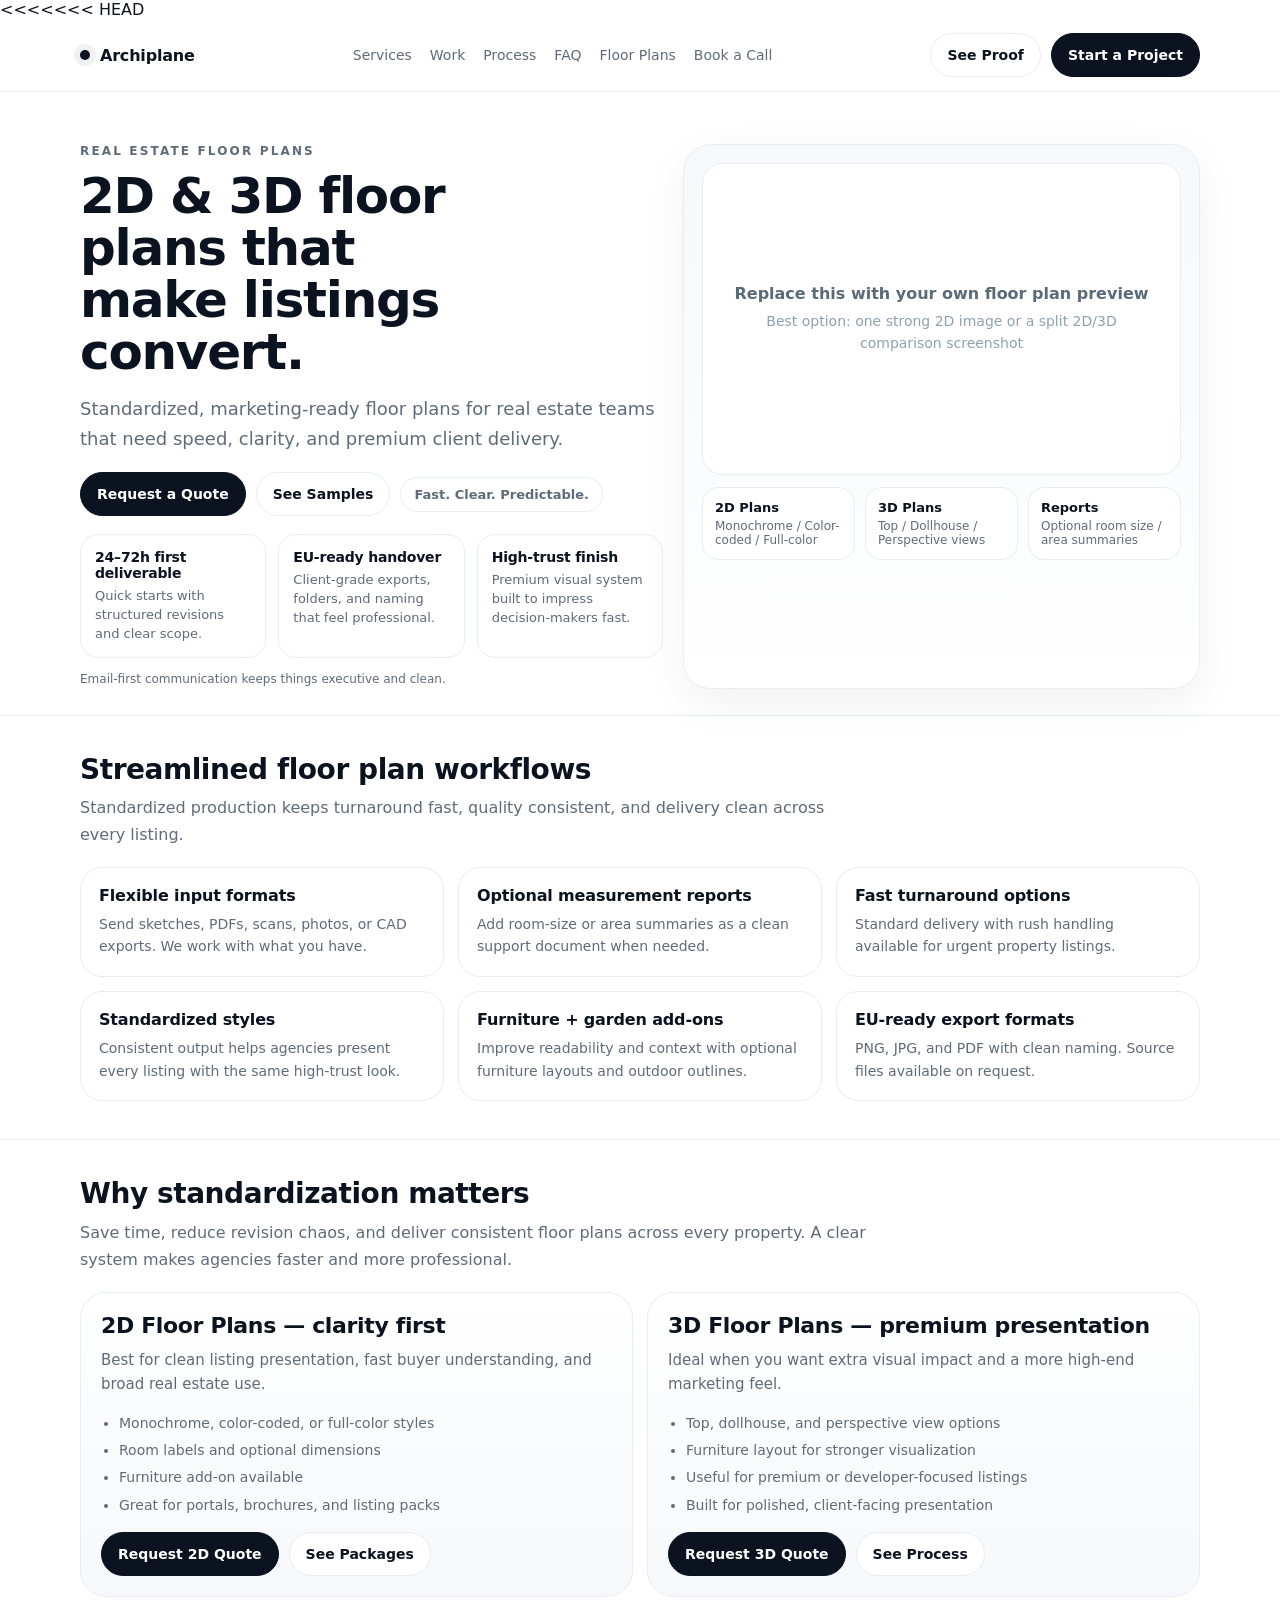
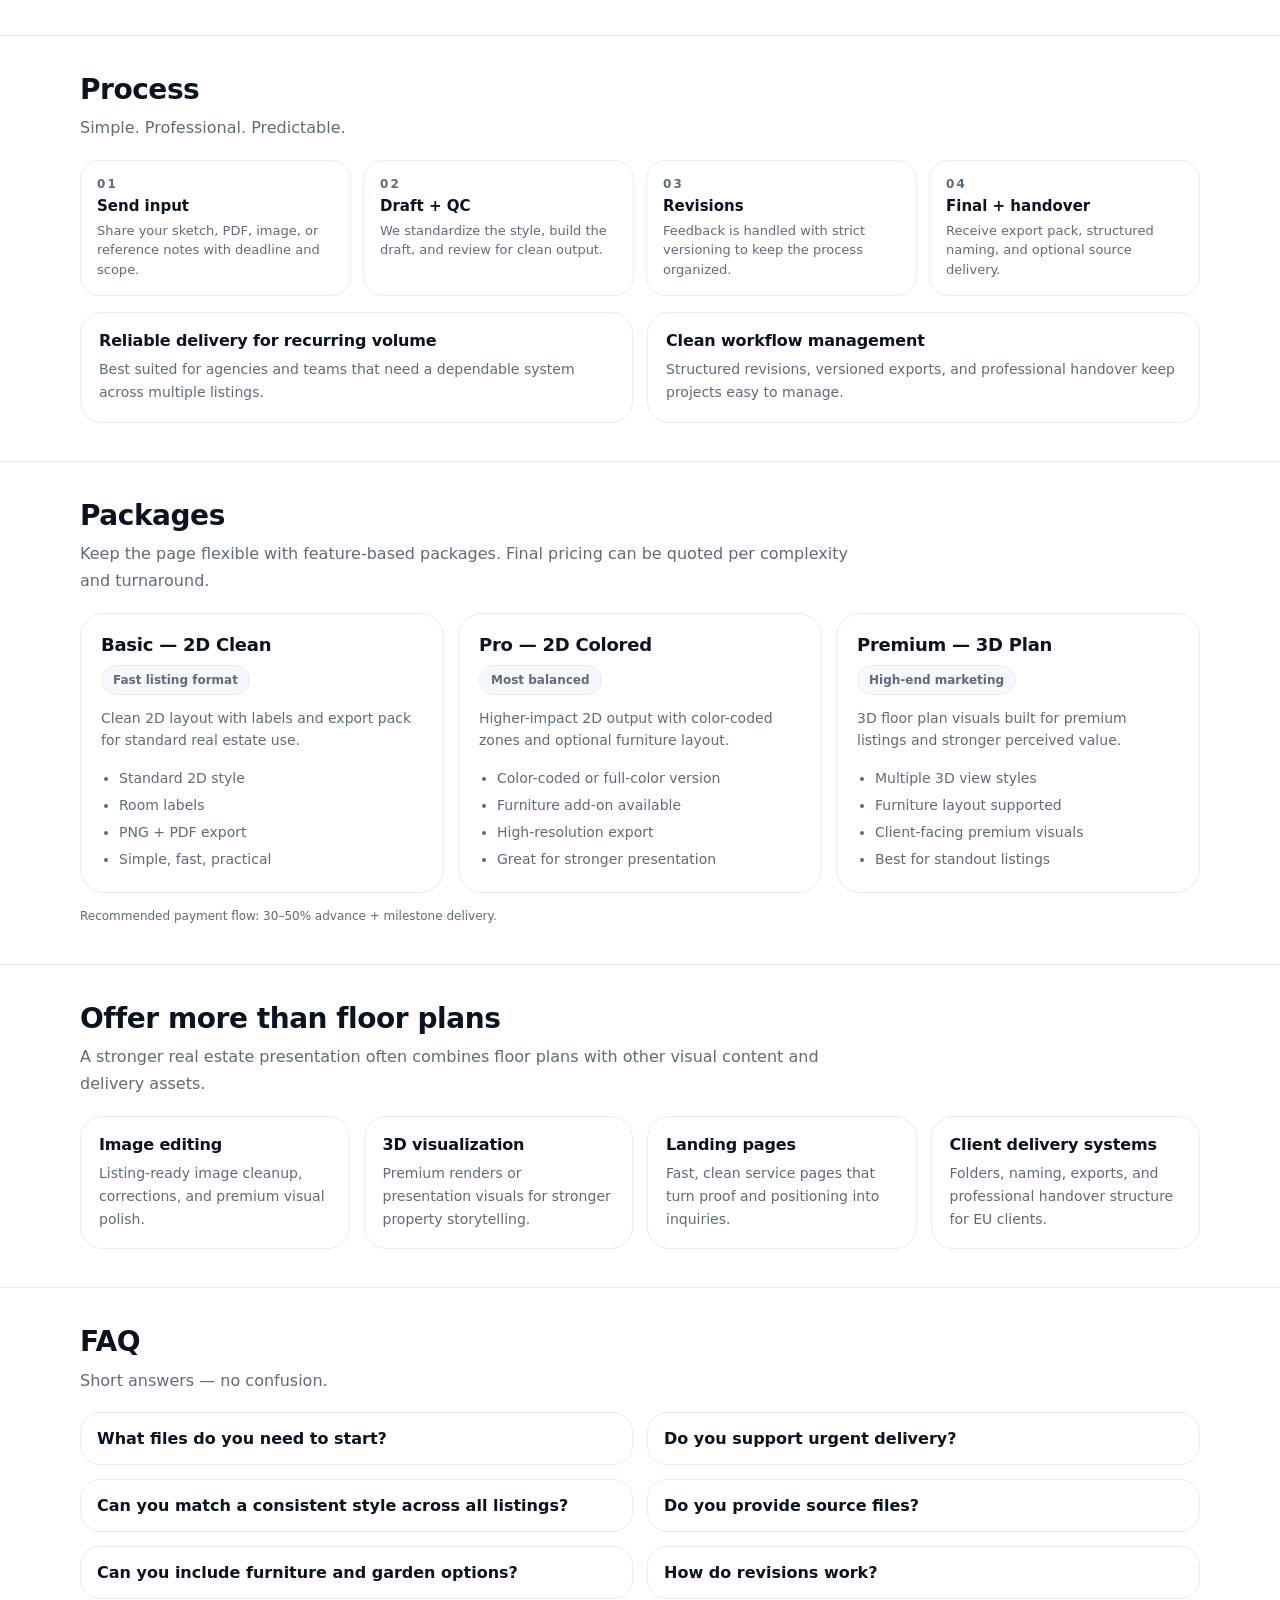
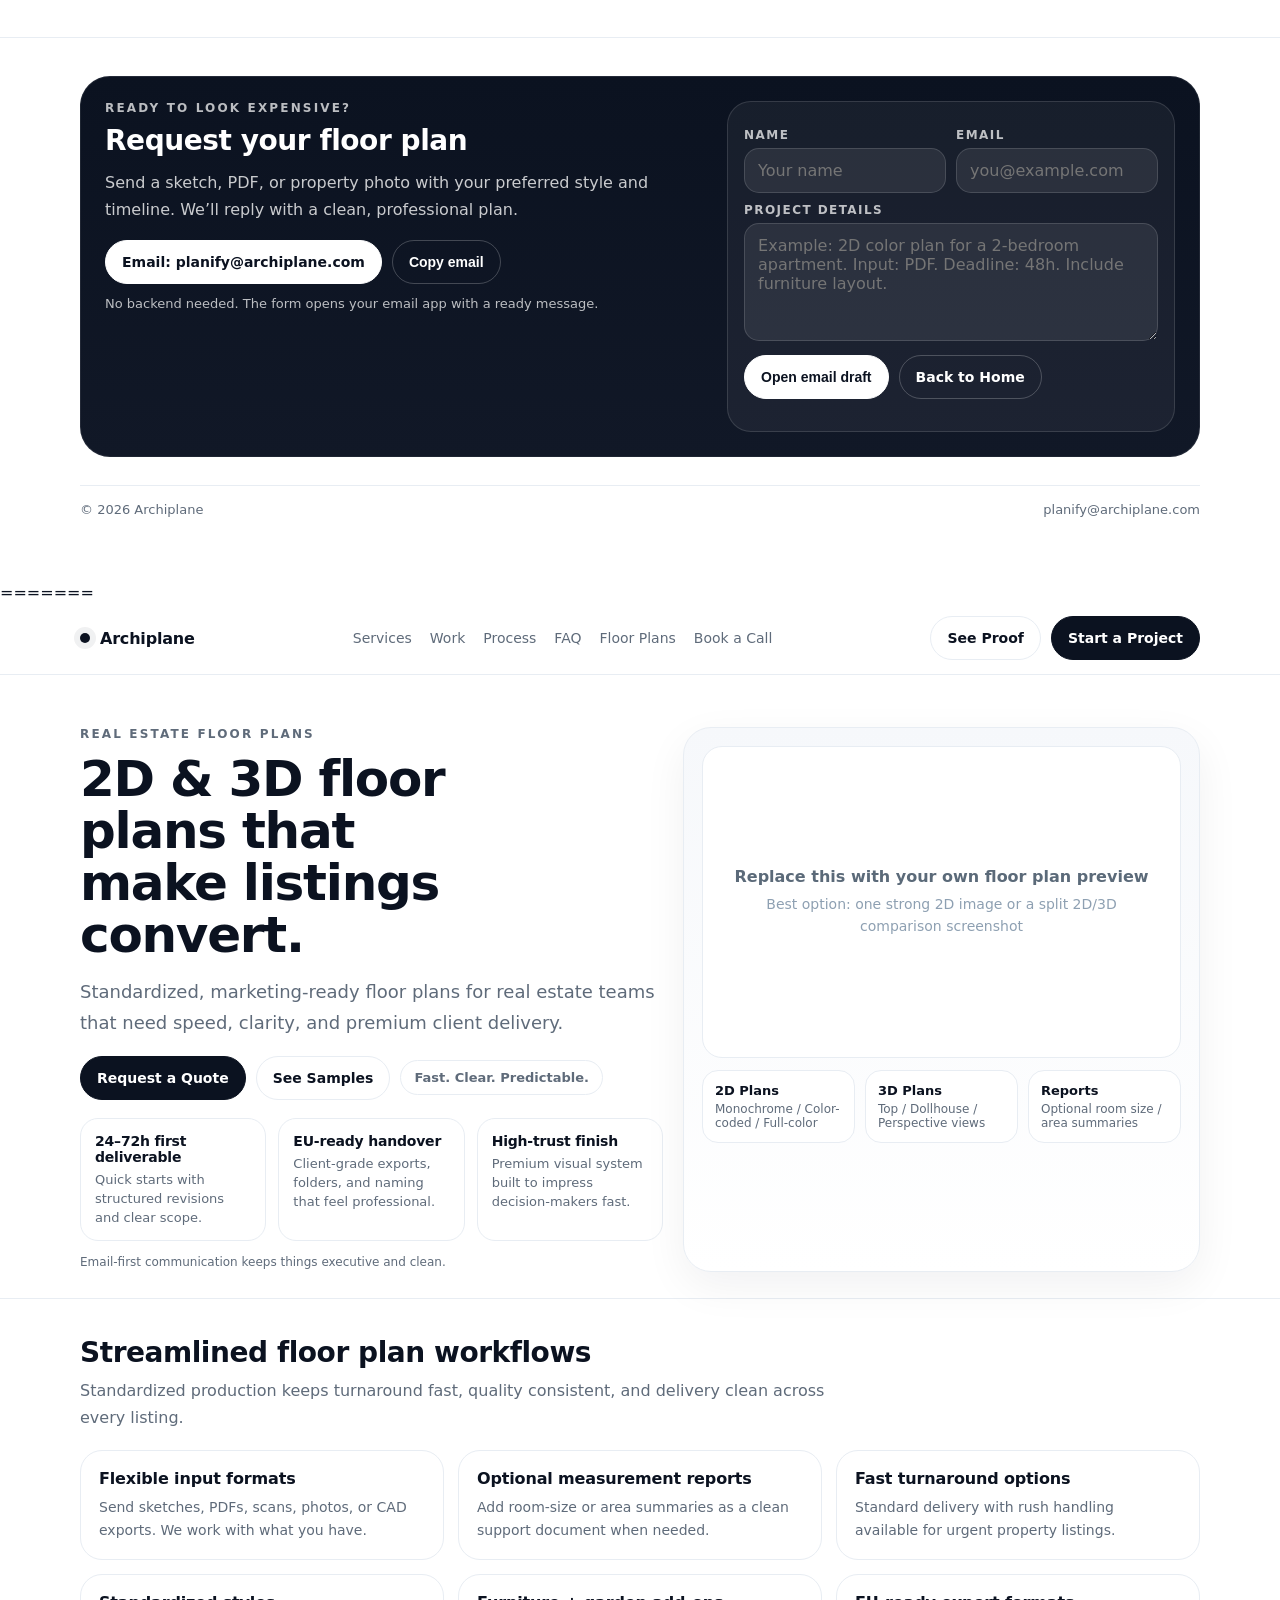
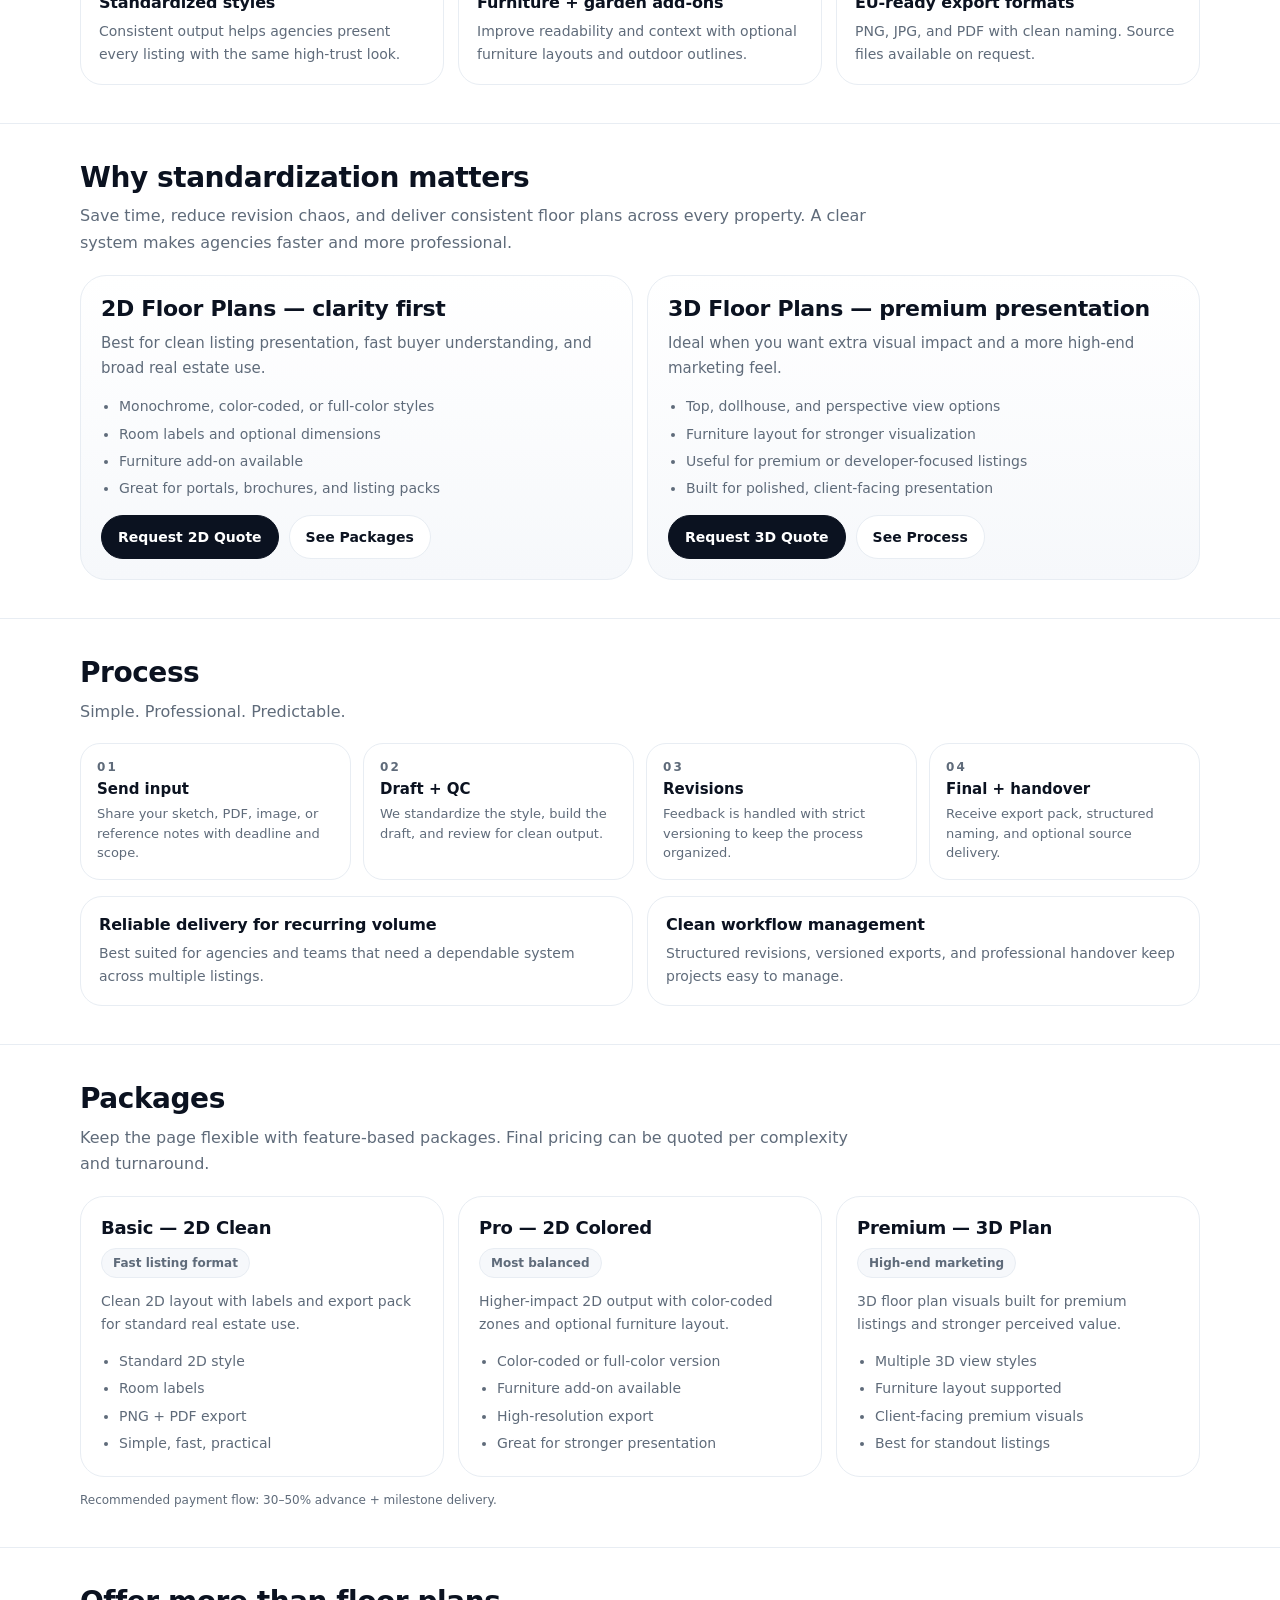
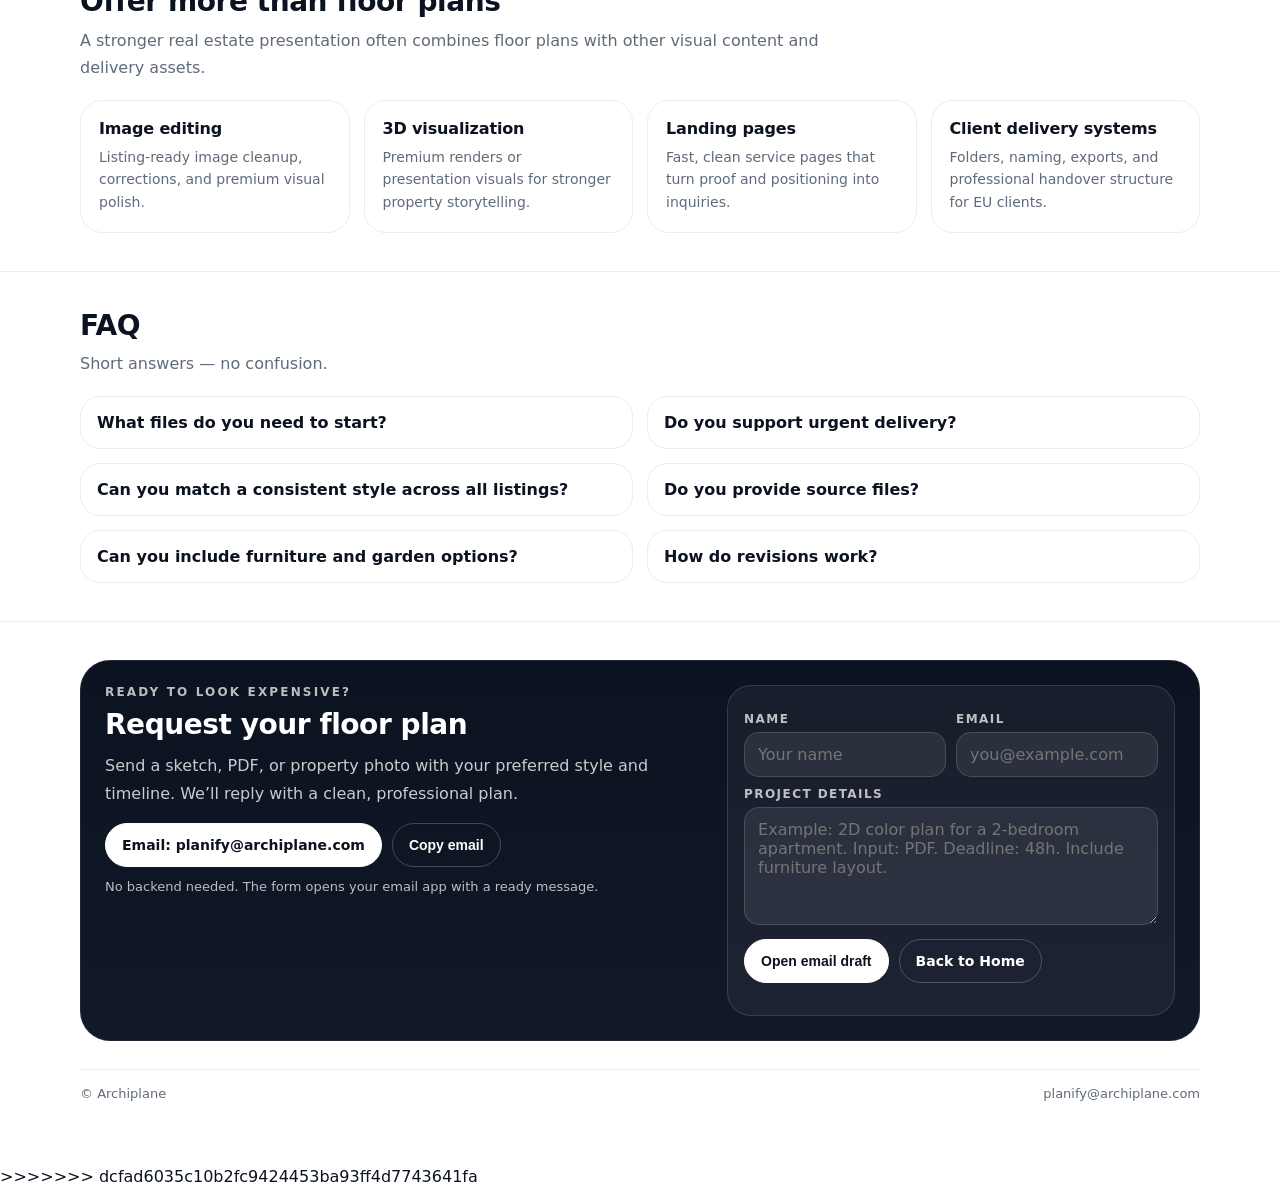
<file: index.html>
<<<<<<< HEAD
<!doctype html>
<html lang="en">
<head>
  <meta charset="utf-8" />
  <meta name="viewport" content="width=device-width, initial-scale=1" />
  <title>Archiplane | Real Estate Visualization & Floor Plans</title>
  <meta name="description" content="Premium 2D & 3D floor plans for real estate listings. EU-ready exports, clean handover, predictable delivery." />
  <meta name="robots" content="index,follow" />
  <link rel="canonical" href="https://www.archiplane.com/" />

  <meta property="og:url" content="https://www.archiplane.com/" />
  <meta property="og:description" content="Standardized, marketing-ready floor plans for real estate teams that need speed, clarity, and premium client delivery." />
  <meta property="og:type" content="website" />
  
  <meta property="og:site_name" content="Archiplane" />

  <style>
    :root{
      --bg:#ffffff;
      --ink:#0b1220;
      --muted:#5f6b7a;
      --line:#e8edf3;
      --soft:#f6f8fb;
      --soft2:#f1f5f9;
      --card:#ffffff;
      --dark:#0b1220;
      --dark2:#111827;
      --shadow:0 14px 44px rgba(10,18,32,.06);
      --radius:24px;
      --radius-sm:18px;
      --max:1160px;
    }

    *{box-sizing:border-box}
    html{scroll-behavior:smooth}
    body{
      margin:0;
      background:var(--bg);
      color:var(--ink);
      font-family:ui-sans-serif, system-ui, -apple-system, Segoe UI, Roboto, Helvetica, Arial, sans-serif;
      -webkit-font-smoothing:antialiased;
      text-rendering:optimizeLegibility;
    }
    img{max-width:100%;display:block}
    a{text-decoration:none;color:inherit}
    .wrap{max-width:var(--max);margin:0 auto;padding:0 20px}

    .topbar{
      position:sticky;top:0;z-index:50;
      background:rgba(255,255,255,.82);
      backdrop-filter:blur(12px);
      border-bottom:1px solid var(--line);
    }
    .nav{
      display:flex;align-items:center;justify-content:space-between;
      gap:16px;padding:14px 0;
    }
    .brand{
      display:flex;align-items:center;gap:10px;font-weight:700;letter-spacing:-.2px;
    }
    .brand-dot{
      width:10px;height:10px;border-radius:999px;background:var(--ink);
      box-shadow:0 0 0 6px rgba(11,18,32,.06);
    }
    .menu{
      display:flex;align-items:center;gap:18px;font-size:14px;color:var(--muted);
    }
    .menu a:hover{color:var(--ink)}
    .cta-inline{display:flex;gap:10px;align-items:center}

    .btn{
      display:inline-flex;align-items:center;justify-content:center;
      min-height:44px;padding:0 16px;border-radius:999px;
      border:1px solid var(--line);background:#fff;color:var(--ink);
      font-size:14px;font-weight:700;white-space:nowrap;
      transition:.18s ease;
    }
    .btn:hover{transform:translateY(-1px);border-color:#d5dde7}
    .btn.primary{background:var(--dark);color:#fff;border-color:var(--dark)}
    .btn.primary:hover{opacity:.95}
    .btn.light{background:#fff;color:var(--ink);border-color:#fff}
    .btn.ghost{background:transparent;color:#fff;border-color:rgba(255,255,255,.22)}

    .hero{padding:52px 0 26px}
    .hero-grid{
      display:grid;grid-template-columns:1.06fr .94fr;gap:20px;align-items:stretch;
    }
    .kicker{
      font-size:12px;font-weight:800;letter-spacing:.18em;text-transform:uppercase;color:var(--muted);
    }
    h1{
      margin:12px 0 0;font-size:50px;line-height:1.04;letter-spacing:-1.25px;
      max-width:11ch;
    }
    .lead{
      margin:16px 0 0;max-width:60ch;
      font-size:18px;line-height:1.68;color:var(--muted);
    }
    .hero-actions{
      margin-top:18px;display:flex;gap:10px;flex-wrap:wrap;align-items:center;
    }
    .pill{
      display:inline-flex;align-items:center;gap:8px;
      padding:9px 13px;border-radius:999px;border:1px solid var(--line);
      background:#fff;font-size:13px;color:var(--muted);font-weight:600;
    }

    .trust{
      display:grid;grid-template-columns:repeat(3,1fr);gap:12px;margin-top:18px;
    }
    .trust-card{
      background:#fff;border:1px solid var(--line);border-radius:18px;padding:14px 14px 13px;
    }
    .trust-card b{display:block;font-size:14px;letter-spacing:-.2px}
    .trust-card span{display:block;margin-top:6px;font-size:13px;line-height:1.45;color:var(--muted)}

    .panel{
      background:linear-gradient(180deg,var(--soft),#fff);
      border:1px solid var(--line);border-radius:28px;padding:18px;
      box-shadow:var(--shadow);
    }
    .mock{
      min-height:312px;
      border:1px solid var(--line);border-radius:20px;background:#fff;
      display:flex;flex-direction:column;align-items:center;justify-content:center;
      text-align:center;padding:22px;color:#8ea0b2;
    }
    .mock b{color:#5b6a79}
    .mini-grid{
      display:grid;grid-template-columns:repeat(3,1fr);gap:10px;margin-top:12px;
    }
    .mini{
      border:1px solid var(--line);border-radius:16px;background:#fff;padding:12px;
    }
    .mini b{display:block;font-size:13px}
    .mini span{display:block;margin-top:4px;font-size:12px;color:var(--muted)}

    section{padding:38px 0;border-top:1px solid var(--line)}
    h2{
      margin:0;font-size:28px;letter-spacing:-.45px;line-height:1.12;
    }
    .sub{
      margin:10px 0 0;max-width:78ch;color:var(--muted);line-height:1.68;font-size:16px;
    }

    .grid-3{
      display:grid;grid-template-columns:repeat(3,1fr);gap:14px;margin-top:18px;
    }
    .card{
      border:1px solid var(--line);border-radius:22px;background:var(--card);padding:18px;
    }
    .card h3{
      margin:0;font-size:16px;letter-spacing:-.15px;
    }
    .card p{
      margin:8px 0 0;font-size:14px;line-height:1.62;color:var(--muted);
    }

    .split{
      display:grid;grid-template-columns:1fr 1fr;gap:14px;margin-top:18px;
    }
    .bigcard{
      border:1px solid var(--line);border-radius:26px;
      background:linear-gradient(180deg,#fff,var(--soft));
      padding:20px;
    }
    .bigcard h3{
      margin:0;font-size:22px;letter-spacing:-.35px;
    }
    .bigcard p{
      margin:10px 0 0;color:var(--muted);line-height:1.65;font-size:15px;
    }
    .list{
      margin:14px 0 0;padding-left:18px;color:var(--muted);
      line-height:1.8;font-size:14px;
    }
    .list li + li{margin-top:2px}

    .steps{
      display:grid;grid-template-columns:repeat(4,1fr);gap:12px;margin-top:18px;
    }
    .step{
      border:1px solid var(--line);border-radius:20px;background:#fff;padding:16px;
    }
    .num{
      font-size:12px;font-weight:900;letter-spacing:.18em;color:var(--muted);
    }
    .step b{display:block;margin-top:6px;font-size:15px}
    .step span{display:block;margin-top:6px;font-size:13px;line-height:1.5;color:var(--muted)}

    .workflow{
      display:grid;grid-template-columns:1fr 1fr;gap:14px;margin-top:16px;
    }

    .packages{
      display:grid;grid-template-columns:repeat(3,1fr);gap:14px;margin-top:18px;
    }
    .pkg{
      border:1px solid var(--line);border-radius:24px;background:#fff;padding:20px;
    }
    .pkg h3{margin:0;font-size:18px;letter-spacing:-.25px}
    .pkg .tag{
      display:inline-block;margin-top:10px;padding:7px 11px;border-radius:999px;
      background:var(--soft);border:1px solid var(--line);font-size:12px;font-weight:700;color:var(--muted);
    }
    .pkg p{margin:12px 0 0;color:var(--muted);font-size:14px;line-height:1.6}

    .services-grid{
      display:grid;grid-template-columns:repeat(4,1fr);gap:14px;margin-top:18px;
    }

    .faq{
      display:grid;grid-template-columns:1fr 1fr;gap:14px;margin-top:18px;
    }
    details{
      border:1px solid var(--line);border-radius:20px;background:#fff;padding:16px 16px;
    }
    summary{
      cursor:pointer;font-weight:700;list-style:none;
    }
    summary::-webkit-details-marker{display:none}
    details p{
      margin:10px 0 0;color:var(--muted);font-size:14px;line-height:1.65;
    }

    .cta-block{
      display:grid;grid-template-columns:1.15fr .85fr;gap:16px;
      background:linear-gradient(180deg,var(--dark),var(--dark2));
      color:#fff;border-radius:30px;padding:24px;border:1px solid rgba(255,255,255,.08);
    }
    .cta-block .muted{
      color:rgba(255,255,255,.78);line-height:1.72;
    }

    .form{
      border:1px solid rgba(255,255,255,.13);
      background:rgba(255,255,255,.05);
      border-radius:24px;padding:16px;
    }
    label{
      display:block;margin-top:10px;
      font-size:12px;font-weight:800;letter-spacing:.12em;text-transform:uppercase;
      color:rgba(255,255,255,.72);
    }
    input, textarea{
      width:100%;margin-top:6px;padding:12px 13px;
      border-radius:15px;border:1px solid rgba(255,255,255,.14);
      background:rgba(255,255,255,.08);color:#fff;outline:none;
      font:inherit;
    }
    textarea{min-height:118px;resize:vertical}
    .row{display:grid;grid-template-columns:1fr 1fr;gap:10px}
    .form-actions{display:flex;gap:10px;flex-wrap:wrap;margin-top:14px}
    .note{
      margin-top:10px;font-size:13px;line-height:1.55;color:rgba(255,255,255,.72);
    }

    footer{
      padding:28px 0;color:var(--muted);font-size:13px;
    }
    .foot{
      display:flex;justify-content:space-between;gap:12px;flex-wrap:wrap;
      border-top:1px solid var(--line);padding-top:16px;
    }

    .tiny{font-size:12px;color:var(--muted);line-height:1.55}
    .hide-mobile{display:block}

    @media (max-width: 980px){
      .hero-grid,.split,.workflow,.cta-block{grid-template-columns:1fr}
      .grid-3,.packages,.faq,.services-grid{grid-template-columns:1fr}
      .steps{grid-template-columns:1fr 1fr}
      .trust{grid-template-columns:1fr}
      h1{font-size:42px;max-width:none}
      .menu{display:none}
    }

    @media (max-width: 560px){
      .wrap{padding:0 16px}
      .hero{padding-top:36px}
      h1{font-size:35px;letter-spacing:-.8px}
      .lead{font-size:16px}
      .mini-grid,.row,.steps{grid-template-columns:1fr}
      .cta-inline{display:none}
      .hide-mobile{display:none}
    }
  </style>
</head>

<body>
  <header class="topbar">
    <div class="wrap">
      <div class="nav">
        <a class="brand" href="/">
          <span class="brand-dot" aria-hidden="true"></span>
          <span>Archiplane</span>
        </a>

        <nav class="menu" aria-label="Primary navigation">
          <a href="/#services">Services</a>
          <a href="/#work">Work</a>
          <a href="/#process">Process</a>
          <a href="/#faq">FAQ</a>
          <a href="/floor-plans/" aria-current="page">Floor Plans</a>
          <a href="/#contact">Book a Call</a>
        </nav>

        <div class="cta-inline">
          <a class="btn" href="/#work">See Proof</a>
          <a class="btn primary" href="#contact">Start a Project</a>
        </div>
      </div>
    </div>
  </header>

  <main>
    <!-- HERO -->
    <section class="hero" style="border-top:none">
      <div class="wrap">
        <div class="hero-grid">
          <div>
            <div class="kicker">Real Estate Floor Plans</div>
            <h1>2D &amp; 3D floor plans that make listings convert.</h1>
            <p class="lead">
              Standardized, marketing-ready floor plans for real estate teams that need speed,
              clarity, and premium client delivery.
            </p>

            <div class="hero-actions">
              <a class="btn primary" href="#contact">Request a Quote</a>
              <a class="btn" href="#samples">See Samples</a>
              <span class="pill hide-mobile">Fast. Clear. Predictable.</span>
            </div>

            <div class="trust">
              <div class="trust-card">
                <b>24–72h first deliverable</b>
                <span>Quick starts with structured revisions and clear scope.</span>
              </div>
              <div class="trust-card">
                <b>EU-ready handover</b>
                <span>Client-grade exports, folders, and naming that feel professional.</span>
              </div>
              <div class="trust-card">
                <b>High-trust finish</b>
                <span>Premium visual system built to impress decision-makers fast.</span>
              </div>
            </div>

            <div class="tiny" style="margin-top:12px;">
              Email-first communication keeps things executive and clean.
            </div>
          </div>

          <div class="panel" id="samples">
            <div class="mock">
              <b>Replace this with your own floor plan preview</b>
              <div style="margin-top:8px;font-size:14px;line-height:1.55;">
                Best option: one strong 2D image or a split 2D/3D comparison screenshot
              </div>
            </div>

            <div class="mini-grid">
              <div class="mini">
                <b>2D Plans</b>
                <span>Monochrome / Color-coded / Full-color</span>
              </div>
              <div class="mini">
                <b>3D Plans</b>
                <span>Top / Dollhouse / Perspective views</span>
              </div>
              <div class="mini">
                <b>Reports</b>
                <span>Optional room size / area summaries</span>
              </div>
            </div>
          </div>
        </div>
      </div>
    </section>

    <!-- FEATURE GRID -->
    <section>
      <div class="wrap">
        <h2>Streamlined floor plan workflows</h2>
        <p class="sub">
          Standardized production keeps turnaround fast, quality consistent, and delivery clean
          across every listing.
        </p>

        <div class="grid-3">
          <div class="card">
            <h3>Flexible input formats</h3>
            <p>Send sketches, PDFs, scans, photos, or CAD exports. We work with what you have.</p>
          </div>
          <div class="card">
            <h3>Optional measurement reports</h3>
            <p>Add room-size or area summaries as a clean support document when needed.</p>
          </div>
          <div class="card">
            <h3>Fast turnaround options</h3>
            <p>Standard delivery with rush handling available for urgent property listings.</p>
          </div>
          <div class="card">
            <h3>Standardized styles</h3>
            <p>Consistent output helps agencies present every listing with the same high-trust look.</p>
          </div>
          <div class="card">
            <h3>Furniture + garden add-ons</h3>
            <p>Improve readability and context with optional furniture layouts and outdoor outlines.</p>
          </div>
          <div class="card">
            <h3>EU-ready export formats</h3>
            <p>PNG, JPG, and PDF with clean naming. Source files available on request.</p>
          </div>
        </div>
      </div>
    </section>

    <!-- STANDARDIZATION -->
    <section>
      <div class="wrap">
        <h2>Why standardization matters</h2>
        <p class="sub">
          Save time, reduce revision chaos, and deliver consistent floor plans across every property.
          A clear system makes agencies faster and more professional.
        </p>

        <div class="split">
          <div class="bigcard">
            <h3>2D Floor Plans — clarity first</h3>
            <p>
              Best for clean listing presentation, fast buyer understanding, and broad real estate use.
            </p>
            <ul class="list">
              <li>Monochrome, color-coded, or full-color styles</li>
              <li>Room labels and optional dimensions</li>
              <li>Furniture add-on available</li>
              <li>Great for portals, brochures, and listing packs</li>
            </ul>
            <div style="margin-top:14px;display:flex;gap:10px;flex-wrap:wrap;">
              <a class="btn primary" href="#contact">Request 2D Quote</a>
              <a class="btn" href="#packages">See Packages</a>
            </div>
          </div>

          <div class="bigcard">
            <h3>3D Floor Plans — premium presentation</h3>
            <p>
              Ideal when you want extra visual impact and a more high-end marketing feel.
            </p>
            <ul class="list">
              <li>Top, dollhouse, and perspective view options</li>
              <li>Furniture layout for stronger visualization</li>
              <li>Useful for premium or developer-focused listings</li>
              <li>Built for polished, client-facing presentation</li>
            </ul>
            <div style="margin-top:14px;display:flex;gap:10px;flex-wrap:wrap;">
              <a class="btn primary" href="#contact">Request 3D Quote</a>
              <a class="btn" href="#process-flow">See Process</a>
            </div>
          </div>
        </div>
      </div>
    </section>

    <!-- PROCESS -->
    <section id="process-flow">
      <div class="wrap">
        <h2>Process</h2>
        <p class="sub">Simple. Professional. Predictable.</p>

        <div class="steps">
          <div class="step">
            <div class="num">01</div>
            <b>Send input</b>
            <span>Share your sketch, PDF, image, or reference notes with deadline and scope.</span>
          </div>
          <div class="step">
            <div class="num">02</div>
            <b>Draft + QC</b>
            <span>We standardize the style, build the draft, and review for clean output.</span>
          </div>
          <div class="step">
            <div class="num">03</div>
            <b>Revisions</b>
            <span>Feedback is handled with strict versioning to keep the process organized.</span>
          </div>
          <div class="step">
            <div class="num">04</div>
            <b>Final + handover</b>
            <span>Receive export pack, structured naming, and optional source delivery.</span>
          </div>
        </div>

        <div class="workflow">
          <div class="card">
            <h3>Reliable delivery for recurring volume</h3>
            <p>
              Best suited for agencies and teams that need a dependable system across multiple listings.
            </p>
          </div>
          <div class="card">
            <h3>Clean workflow management</h3>
            <p>
              Structured revisions, versioned exports, and professional handover keep projects easy to manage.
            </p>
          </div>
        </div>
      </div>
    </section>

    <!-- PACKAGES -->
    <section id="packages">
      <div class="wrap">
        <h2>Packages</h2>
        <p class="sub">
          Keep the page flexible with feature-based packages. Final pricing can be quoted per complexity and turnaround.
        </p>

        <div class="packages">
          <div class="pkg">
            <h3>Basic — 2D Clean</h3>
            <span class="tag">Fast listing format</span>
            <p>Clean 2D layout with labels and export pack for standard real estate use.</p>
            <ul class="list">
              <li>Standard 2D style</li>
              <li>Room labels</li>
              <li>PNG + PDF export</li>
              <li>Simple, fast, practical</li>
            </ul>
          </div>

          <div class="pkg">
            <h3>Pro — 2D Colored</h3>
            <span class="tag">Most balanced</span>
            <p>Higher-impact 2D output with color-coded zones and optional furniture layout.</p>
            <ul class="list">
              <li>Color-coded or full-color version</li>
              <li>Furniture add-on available</li>
              <li>High-resolution export</li>
              <li>Great for stronger presentation</li>
            </ul>
          </div>

          <div class="pkg">
            <h3>Premium — 3D Plan</h3>
            <span class="tag">High-end marketing</span>
            <p>3D floor plan visuals built for premium listings and stronger perceived value.</p>
            <ul class="list">
              <li>Multiple 3D view styles</li>
              <li>Furniture layout supported</li>
              <li>Client-facing premium visuals</li>
              <li>Best for standout listings</li>
            </ul>
          </div>
        </div>

        <div class="tiny" style="margin-top:14px;">
          Recommended payment flow: 30–50% advance + milestone delivery.
        </div>
      </div>
    </section>

    <!-- RELATED SERVICES -->
    <section>
      <div class="wrap">
        <h2>Offer more than floor plans</h2>
        <p class="sub">
          A stronger real estate presentation often combines floor plans with other visual content and delivery assets.
        </p>

        <div class="services-grid">
          <div class="card">
            <h3>Image editing</h3>
            <p>Listing-ready image cleanup, corrections, and premium visual polish.</p>
          </div>
          <div class="card">
            <h3>3D visualization</h3>
            <p>Premium renders or presentation visuals for stronger property storytelling.</p>
          </div>
          <div class="card">
            <h3>Landing pages</h3>
            <p>Fast, clean service pages that turn proof and positioning into inquiries.</p>
          </div>
          <div class="card">
            <h3>Client delivery systems</h3>
            <p>Folders, naming, exports, and professional handover structure for EU clients.</p>
          </div>
        </div>
      </div>
    </section>

    <!-- FAQ -->
    <section>
      <div class="wrap">
        <h2>FAQ</h2>
        <p class="sub">Short answers — no confusion.</p>

        <div class="faq">
          <details>
            <summary>What files do you need to start?</summary>
            <p>A sketch, photo, PDF, scan, or CAD export is enough. Add notes for style, deadline, and any special requirements.</p>
          </details>

          <details>
            <summary>Do you support urgent delivery?</summary>
            <p>Yes. Share the deadline first, and we’ll confirm whether rush delivery fits the project scope.</p>
          </details>

          <details>
            <summary>Can you match a consistent style across all listings?</summary>
            <p>Yes. Standardization is one of the main advantages — especially for agencies or recurring clients.</p>
          </details>

          <details>
            <summary>Do you provide source files?</summary>
            <p>Standard delivery is client-ready export. Source files can be included when requested in advance.</p>
          </details>

          <details>
            <summary>Can you include furniture and garden options?</summary>
            <p>Yes. These can be added when needed to improve readability and overall presentation.</p>
          </details>

          <details>
            <summary>How do revisions work?</summary>
            <p>We keep revisions organized with clear versioning, so feedback stays easy to track and final delivery stays clean.</p>
          </details>
        </div>
      </div>
    </section>

    <!-- CTA -->
    <section id="contact">
      <div class="wrap">
        <div class="cta-block">
          <div>
            <div class="kicker" style="color:rgba(255,255,255,.72)">Ready to look expensive?</div>
            <h2 style="margin-top:10px;color:#fff;">Request your floor plan</h2>
            <p class="muted" style="margin-top:12px;">
              Send a sketch, PDF, or property photo with your preferred style and timeline.
              We’ll reply with a clean, professional plan.
            </p>

            <div style="margin-top:14px;display:flex;gap:10px;flex-wrap:wrap;">
              <a class="btn light" href="mailto:planify@archiplane.com">Email: planify@archiplane.com</a>
              <button class="btn ghost" id="copyEmailBtn" type="button">Copy email</button>
            </div>

            <div class="note">
              No backend needed. The form opens your email app with a ready message.
            </div>
          </div>

          <div class="form">
            <form id="mailForm">
              <div class="row">
                <div>
                  <label for="name">Name</label>
                  <input id="name" name="name" type="text" placeholder="Your name" autocomplete="name" />
                </div>
                <div>
                  <label for="email">Email</label>
                  <input id="email" name="email" type="email" placeholder="you@example.com" autocomplete="email" />
                </div>
              </div>

              <label for="details">Project details</label>
              <textarea id="details" name="details" placeholder="Example: 2D color plan for a 2-bedroom apartment. Input: PDF. Deadline: 48h. Include furniture layout."></textarea>

              <div class="form-actions">
                <button class="btn light" type="submit">Open email draft</button>
                <a class="btn ghost" href="/">Back to Home</a>
              </div>

              <div class="note" id="status" aria-live="polite"></div>
            </form>
          </div>
        </div>

        <footer>
          <div class="foot">
            <div>© <span id="year"></span> Archiplane</div>
            <div><a href="mailto:planify@archiplane.com">planify@archiplane.com</a></div>
          </div>
        </footer>
      </div>
    </section>
  </main>

  <script>
    document.getElementById("year").textContent = new Date().getFullYear();

    const emailAddr = "planify@archiplane.com";
    const copyBtn = document.getElementById("copyEmailBtn");
    const status = document.getElementById("status");

    copyBtn.addEventListener("click", async () => {
      try {
        await navigator.clipboard.writeText(emailAddr);
        copyBtn.textContent = "Copied ✓";
        status.textContent = "Email copied.";
        setTimeout(() => {
          copyBtn.textContent = "Copy email";
          status.textContent = "";
        }, 1600);
      } catch (e) {
        status.textContent = "Copy failed. Use: " + emailAddr;
      }
    });

    const form = document.getElementById("mailForm");
    form.addEventListener("submit", (e) => {
      e.preventDefault();

      const name = (document.getElementById("name").value || "").trim();
      const email = (document.getElementById("email").value || "").trim();
      const details = (document.getElementById("details").value || "").trim();

      const subject = "Floor Plan Request (2D/3D) — Archiplane";
      const body = [
        "Hello Archiplane,",
        "",
        "I would like a quote for a floor plan project.",
        "",
        "Name: " + (name || "—"),
        "Email: " + (email || "—"),
        "",
        "Project details:",
        (details || "—"),
        "",
        "Thank you."
      ].join("\\n");

      const mailto = "mailto:" + encodeURIComponent(emailAddr)
        + "?subject=" + encodeURIComponent(subject)
        + "&body=" + encodeURIComponent(body);

      status.textContent = "Opening your email draft…";
      window.location.href = mailto;

      setTimeout(() => { status.textContent = ""; }, 2200);
    });
  </script>
</body>
</html>
=======
<!doctype html>
<html lang="en">
<head>
  <meta charset="utf-8" />
  <meta name="viewport" content="width=device-width, initial-scale=1" />
  <title>Floor Plans (2D & 3D) | Archiplane</title>
  <meta name="description" content="Premium 2D & 3D floor plans for real estate listings. EU-ready exports, clean handover, predictable delivery." />
  <meta name="robots" content="index,follow" />
  <link rel="canonical" href="https://www.archiplane.com/floor-plans/" />

  <meta property="og:title" content="Floor Plans (2D & 3D) | Archiplane" />
  <meta property="og:description" content="Standardized, marketing-ready floor plans for real estate teams that need speed, clarity, and premium client delivery." />
  <meta property="og:type" content="website" />
  <meta property="og:url" content="https://www.archiplane.com/floor-plans/" />
  <meta property="og:site_name" content="Archiplane" />

  <style>
    :root{
      --bg:#ffffff;
      --ink:#0b1220;
      --muted:#5f6b7a;
      --line:#e8edf3;
      --soft:#f6f8fb;
      --soft2:#f1f5f9;
      --card:#ffffff;
      --dark:#0b1220;
      --dark2:#111827;
      --shadow:0 14px 44px rgba(10,18,32,.06);
      --radius:24px;
      --radius-sm:18px;
      --max:1160px;
    }

    *{box-sizing:border-box}
    html{scroll-behavior:smooth}
    body{
      margin:0;
      background:var(--bg);
      color:var(--ink);
      font-family:ui-sans-serif, system-ui, -apple-system, Segoe UI, Roboto, Helvetica, Arial, sans-serif;
      -webkit-font-smoothing:antialiased;
      text-rendering:optimizeLegibility;
    }
    img{max-width:100%;display:block}
    a{text-decoration:none;color:inherit}
    .wrap{max-width:var(--max);margin:0 auto;padding:0 20px}

    .topbar{
      position:sticky;top:0;z-index:50;
      background:rgba(255,255,255,.82);
      backdrop-filter:blur(12px);
      border-bottom:1px solid var(--line);
    }
    .nav{
      display:flex;align-items:center;justify-content:space-between;
      gap:16px;padding:14px 0;
    }
    .brand{
      display:flex;align-items:center;gap:10px;font-weight:700;letter-spacing:-.2px;
    }
    .brand-dot{
      width:10px;height:10px;border-radius:999px;background:var(--ink);
      box-shadow:0 0 0 6px rgba(11,18,32,.06);
    }
    .menu{
      display:flex;align-items:center;gap:18px;font-size:14px;color:var(--muted);
    }
    .menu a:hover{color:var(--ink)}
    .cta-inline{display:flex;gap:10px;align-items:center}

    .btn{
      display:inline-flex;align-items:center;justify-content:center;
      min-height:44px;padding:0 16px;border-radius:999px;
      border:1px solid var(--line);background:#fff;color:var(--ink);
      font-size:14px;font-weight:700;white-space:nowrap;
      transition:.18s ease;
    }
    .btn:hover{transform:translateY(-1px);border-color:#d5dde7}
    .btn.primary{background:var(--dark);color:#fff;border-color:var(--dark)}
    .btn.primary:hover{opacity:.95}
    .btn.light{background:#fff;color:var(--ink);border-color:#fff}
    .btn.ghost{background:transparent;color:#fff;border-color:rgba(255,255,255,.22)}

    .hero{padding:52px 0 26px}
    .hero-grid{
      display:grid;grid-template-columns:1.06fr .94fr;gap:20px;align-items:stretch;
    }
    .kicker{
      font-size:12px;font-weight:800;letter-spacing:.18em;text-transform:uppercase;color:var(--muted);
    }
    h1{
      margin:12px 0 0;font-size:50px;line-height:1.04;letter-spacing:-1.25px;
      max-width:11ch;
    }
    .lead{
      margin:16px 0 0;max-width:60ch;
      font-size:18px;line-height:1.68;color:var(--muted);
    }
    .hero-actions{
      margin-top:18px;display:flex;gap:10px;flex-wrap:wrap;align-items:center;
    }
    .pill{
      display:inline-flex;align-items:center;gap:8px;
      padding:9px 13px;border-radius:999px;border:1px solid var(--line);
      background:#fff;font-size:13px;color:var(--muted);font-weight:600;
    }

    .trust{
      display:grid;grid-template-columns:repeat(3,1fr);gap:12px;margin-top:18px;
    }
    .trust-card{
      background:#fff;border:1px solid var(--line);border-radius:18px;padding:14px 14px 13px;
    }
    .trust-card b{display:block;font-size:14px;letter-spacing:-.2px}
    .trust-card span{display:block;margin-top:6px;font-size:13px;line-height:1.45;color:var(--muted)}

    .panel{
      background:linear-gradient(180deg,var(--soft),#fff);
      border:1px solid var(--line);border-radius:28px;padding:18px;
      box-shadow:var(--shadow);
    }
    .mock{
      min-height:312px;
      border:1px solid var(--line);border-radius:20px;background:#fff;
      display:flex;flex-direction:column;align-items:center;justify-content:center;
      text-align:center;padding:22px;color:#8ea0b2;
    }
    .mock b{color:#5b6a79}
    .mini-grid{
      display:grid;grid-template-columns:repeat(3,1fr);gap:10px;margin-top:12px;
    }
    .mini{
      border:1px solid var(--line);border-radius:16px;background:#fff;padding:12px;
    }
    .mini b{display:block;font-size:13px}
    .mini span{display:block;margin-top:4px;font-size:12px;color:var(--muted)}

    section{padding:38px 0;border-top:1px solid var(--line)}
    h2{
      margin:0;font-size:28px;letter-spacing:-.45px;line-height:1.12;
    }
    .sub{
      margin:10px 0 0;max-width:78ch;color:var(--muted);line-height:1.68;font-size:16px;
    }

    .grid-3{
      display:grid;grid-template-columns:repeat(3,1fr);gap:14px;margin-top:18px;
    }
    .card{
      border:1px solid var(--line);border-radius:22px;background:var(--card);padding:18px;
    }
    .card h3{
      margin:0;font-size:16px;letter-spacing:-.15px;
    }
    .card p{
      margin:8px 0 0;font-size:14px;line-height:1.62;color:var(--muted);
    }

    .split{
      display:grid;grid-template-columns:1fr 1fr;gap:14px;margin-top:18px;
    }
    .bigcard{
      border:1px solid var(--line);border-radius:26px;
      background:linear-gradient(180deg,#fff,var(--soft));
      padding:20px;
    }
    .bigcard h3{
      margin:0;font-size:22px;letter-spacing:-.35px;
    }
    .bigcard p{
      margin:10px 0 0;color:var(--muted);line-height:1.65;font-size:15px;
    }
    .list{
      margin:14px 0 0;padding-left:18px;color:var(--muted);
      line-height:1.8;font-size:14px;
    }
    .list li + li{margin-top:2px}

    .steps{
      display:grid;grid-template-columns:repeat(4,1fr);gap:12px;margin-top:18px;
    }
    .step{
      border:1px solid var(--line);border-radius:20px;background:#fff;padding:16px;
    }
    .num{
      font-size:12px;font-weight:900;letter-spacing:.18em;color:var(--muted);
    }
    .step b{display:block;margin-top:6px;font-size:15px}
    .step span{display:block;margin-top:6px;font-size:13px;line-height:1.5;color:var(--muted)}

    .workflow{
      display:grid;grid-template-columns:1fr 1fr;gap:14px;margin-top:16px;
    }

    .packages{
      display:grid;grid-template-columns:repeat(3,1fr);gap:14px;margin-top:18px;
    }
    .pkg{
      border:1px solid var(--line);border-radius:24px;background:#fff;padding:20px;
    }
    .pkg h3{margin:0;font-size:18px;letter-spacing:-.25px}
    .pkg .tag{
      display:inline-block;margin-top:10px;padding:7px 11px;border-radius:999px;
      background:var(--soft);border:1px solid var(--line);font-size:12px;font-weight:700;color:var(--muted);
    }
    .pkg p{margin:12px 0 0;color:var(--muted);font-size:14px;line-height:1.6}

    .services-grid{
      display:grid;grid-template-columns:repeat(4,1fr);gap:14px;margin-top:18px;
    }

    .faq{
      display:grid;grid-template-columns:1fr 1fr;gap:14px;margin-top:18px;
    }
    details{
      border:1px solid var(--line);border-radius:20px;background:#fff;padding:16px 16px;
    }
    summary{
      cursor:pointer;font-weight:700;list-style:none;
    }
    summary::-webkit-details-marker{display:none}
    details p{
      margin:10px 0 0;color:var(--muted);font-size:14px;line-height:1.65;
    }

    .cta-block{
      display:grid;grid-template-columns:1.15fr .85fr;gap:16px;
      background:linear-gradient(180deg,var(--dark),var(--dark2));
      color:#fff;border-radius:30px;padding:24px;border:1px solid rgba(255,255,255,.08);
    }
    .cta-block .muted{
      color:rgba(255,255,255,.78);line-height:1.72;
    }

    .form{
      border:1px solid rgba(255,255,255,.13);
      background:rgba(255,255,255,.05);
      border-radius:24px;padding:16px;
    }
    label{
      display:block;margin-top:10px;
      font-size:12px;font-weight:800;letter-spacing:.12em;text-transform:uppercase;
      color:rgba(255,255,255,.72);
    }
    input, textarea{
      width:100%;margin-top:6px;padding:12px 13px;
      border-radius:15px;border:1px solid rgba(255,255,255,.14);
      background:rgba(255,255,255,.08);color:#fff;outline:none;
      font:inherit;
    }
    textarea{min-height:118px;resize:vertical}
    .row{display:grid;grid-template-columns:1fr 1fr;gap:10px}
    .form-actions{display:flex;gap:10px;flex-wrap:wrap;margin-top:14px}
    .note{
      margin-top:10px;font-size:13px;line-height:1.55;color:rgba(255,255,255,.72);
    }

    footer{
      padding:28px 0;color:var(--muted);font-size:13px;
    }
    .foot{
      display:flex;justify-content:space-between;gap:12px;flex-wrap:wrap;
      border-top:1px solid var(--line);padding-top:16px;
    }

    .tiny{font-size:12px;color:var(--muted);line-height:1.55}
    .hide-mobile{display:block}

    @media (max-width: 980px){
      .hero-grid,.split,.workflow,.cta-block{grid-template-columns:1fr}
      .grid-3,.packages,.faq,.services-grid{grid-template-columns:1fr}
      .steps{grid-template-columns:1fr 1fr}
      .trust{grid-template-columns:1fr}
      h1{font-size:42px;max-width:none}
      .menu{display:none}
    }

    @media (max-width: 560px){
      .wrap{padding:0 16px}
      .hero{padding-top:36px}
      h1{font-size:35px;letter-spacing:-.8px}
      .lead{font-size:16px}
      .mini-grid,.row,.steps{grid-template-columns:1fr}
      .cta-inline{display:none}
      .hide-mobile{display:none}
    }
  </style>
</head>

<body>
  <header class="topbar">
    <div class="wrap">
      <div class="nav">
        <a class="brand" href="/">
          <span class="brand-dot" aria-hidden="true"></span>
          <span>Archiplane</span>
        </a>

        <nav class="menu" aria-label="Primary navigation">
          <a href="/#services">Services</a>
          <a href="/#work">Work</a>
          <a href="/#process">Process</a>
          <a href="/#faq">FAQ</a>
          <a href="/floor-plans/" aria-current="page">Floor Plans</a>
          <a href="/#contact">Book a Call</a>
        </nav>

        <div class="cta-inline">
          <a class="btn" href="/#work">See Proof</a>
          <a class="btn primary" href="#contact">Start a Project</a>
        </div>
      </div>
    </div>
  </header>

  <main>
    <!-- HERO -->
    <section class="hero" style="border-top:none">
      <div class="wrap">
        <div class="hero-grid">
          <div>
            <div class="kicker">Real Estate Floor Plans</div>
            <h1>2D &amp; 3D floor plans that make listings convert.</h1>
            <p class="lead">
              Standardized, marketing-ready floor plans for real estate teams that need speed,
              clarity, and premium client delivery.
            </p>

            <div class="hero-actions">
              <a class="btn primary" href="#contact">Request a Quote</a>
              <a class="btn" href="#samples">See Samples</a>
              <span class="pill hide-mobile">Fast. Clear. Predictable.</span>
            </div>

            <div class="trust">
              <div class="trust-card">
                <b>24–72h first deliverable</b>
                <span>Quick starts with structured revisions and clear scope.</span>
              </div>
              <div class="trust-card">
                <b>EU-ready handover</b>
                <span>Client-grade exports, folders, and naming that feel professional.</span>
              </div>
              <div class="trust-card">
                <b>High-trust finish</b>
                <span>Premium visual system built to impress decision-makers fast.</span>
              </div>
            </div>

            <div class="tiny" style="margin-top:12px;">
              Email-first communication keeps things executive and clean.
            </div>
          </div>

          <div class="panel" id="samples">
            <div class="mock">
              <b>Replace this with your own floor plan preview</b>
              <div style="margin-top:8px;font-size:14px;line-height:1.55;">
                Best option: one strong 2D image or a split 2D/3D comparison screenshot
              </div>
            </div>

            <div class="mini-grid">
              <div class="mini">
                <b>2D Plans</b>
                <span>Monochrome / Color-coded / Full-color</span>
              </div>
              <div class="mini">
                <b>3D Plans</b>
                <span>Top / Dollhouse / Perspective views</span>
              </div>
              <div class="mini">
                <b>Reports</b>
                <span>Optional room size / area summaries</span>
              </div>
            </div>
          </div>
        </div>
      </div>
    </section>

    <!-- FEATURE GRID -->
    <section>
      <div class="wrap">
        <h2>Streamlined floor plan workflows</h2>
        <p class="sub">
          Standardized production keeps turnaround fast, quality consistent, and delivery clean
          across every listing.
        </p>

        <div class="grid-3">
          <div class="card">
            <h3>Flexible input formats</h3>
            <p>Send sketches, PDFs, scans, photos, or CAD exports. We work with what you have.</p>
          </div>
          <div class="card">
            <h3>Optional measurement reports</h3>
            <p>Add room-size or area summaries as a clean support document when needed.</p>
          </div>
          <div class="card">
            <h3>Fast turnaround options</h3>
            <p>Standard delivery with rush handling available for urgent property listings.</p>
          </div>
          <div class="card">
            <h3>Standardized styles</h3>
            <p>Consistent output helps agencies present every listing with the same high-trust look.</p>
          </div>
          <div class="card">
            <h3>Furniture + garden add-ons</h3>
            <p>Improve readability and context with optional furniture layouts and outdoor outlines.</p>
          </div>
          <div class="card">
            <h3>EU-ready export formats</h3>
            <p>PNG, JPG, and PDF with clean naming. Source files available on request.</p>
          </div>
        </div>
      </div>
    </section>

    <!-- STANDARDIZATION -->
    <section>
      <div class="wrap">
        <h2>Why standardization matters</h2>
        <p class="sub">
          Save time, reduce revision chaos, and deliver consistent floor plans across every property.
          A clear system makes agencies faster and more professional.
        </p>

        <div class="split">
          <div class="bigcard">
            <h3>2D Floor Plans — clarity first</h3>
            <p>
              Best for clean listing presentation, fast buyer understanding, and broad real estate use.
            </p>
            <ul class="list">
              <li>Monochrome, color-coded, or full-color styles</li>
              <li>Room labels and optional dimensions</li>
              <li>Furniture add-on available</li>
              <li>Great for portals, brochures, and listing packs</li>
            </ul>
            <div style="margin-top:14px;display:flex;gap:10px;flex-wrap:wrap;">
              <a class="btn primary" href="#contact">Request 2D Quote</a>
              <a class="btn" href="#packages">See Packages</a>
            </div>
          </div>

          <div class="bigcard">
            <h3>3D Floor Plans — premium presentation</h3>
            <p>
              Ideal when you want extra visual impact and a more high-end marketing feel.
            </p>
            <ul class="list">
              <li>Top, dollhouse, and perspective view options</li>
              <li>Furniture layout for stronger visualization</li>
              <li>Useful for premium or developer-focused listings</li>
              <li>Built for polished, client-facing presentation</li>
            </ul>
            <div style="margin-top:14px;display:flex;gap:10px;flex-wrap:wrap;">
              <a class="btn primary" href="#contact">Request 3D Quote</a>
              <a class="btn" href="#process-flow">See Process</a>
            </div>
          </div>
        </div>
      </div>
    </section>

    <!-- PROCESS -->
    <section id="process-flow">
      <div class="wrap">
        <h2>Process</h2>
        <p class="sub">Simple. Professional. Predictable.</p>

        <div class="steps">
          <div class="step">
            <div class="num">01</div>
            <b>Send input</b>
            <span>Share your sketch, PDF, image, or reference notes with deadline and scope.</span>
          </div>
          <div class="step">
            <div class="num">02</div>
            <b>Draft + QC</b>
            <span>We standardize the style, build the draft, and review for clean output.</span>
          </div>
          <div class="step">
            <div class="num">03</div>
            <b>Revisions</b>
            <span>Feedback is handled with strict versioning to keep the process organized.</span>
          </div>
          <div class="step">
            <div class="num">04</div>
            <b>Final + handover</b>
            <span>Receive export pack, structured naming, and optional source delivery.</span>
          </div>
        </div>

        <div class="workflow">
          <div class="card">
            <h3>Reliable delivery for recurring volume</h3>
            <p>
              Best suited for agencies and teams that need a dependable system across multiple listings.
            </p>
          </div>
          <div class="card">
            <h3>Clean workflow management</h3>
            <p>
              Structured revisions, versioned exports, and professional handover keep projects easy to manage.
            </p>
          </div>
        </div>
      </div>
    </section>

    <!-- PACKAGES -->
    <section id="packages">
      <div class="wrap">
        <h2>Packages</h2>
        <p class="sub">
          Keep the page flexible with feature-based packages. Final pricing can be quoted per complexity and turnaround.
        </p>

        <div class="packages">
          <div class="pkg">
            <h3>Basic — 2D Clean</h3>
            <span class="tag">Fast listing format</span>
            <p>Clean 2D layout with labels and export pack for standard real estate use.</p>
            <ul class="list">
              <li>Standard 2D style</li>
              <li>Room labels</li>
              <li>PNG + PDF export</li>
              <li>Simple, fast, practical</li>
            </ul>
          </div>

          <div class="pkg">
            <h3>Pro — 2D Colored</h3>
            <span class="tag">Most balanced</span>
            <p>Higher-impact 2D output with color-coded zones and optional furniture layout.</p>
            <ul class="list">
              <li>Color-coded or full-color version</li>
              <li>Furniture add-on available</li>
              <li>High-resolution export</li>
              <li>Great for stronger presentation</li>
            </ul>
          </div>

          <div class="pkg">
            <h3>Premium — 3D Plan</h3>
            <span class="tag">High-end marketing</span>
            <p>3D floor plan visuals built for premium listings and stronger perceived value.</p>
            <ul class="list">
              <li>Multiple 3D view styles</li>
              <li>Furniture layout supported</li>
              <li>Client-facing premium visuals</li>
              <li>Best for standout listings</li>
            </ul>
          </div>
        </div>

        <div class="tiny" style="margin-top:14px;">
          Recommended payment flow: 30–50% advance + milestone delivery.
        </div>
      </div>
    </section>

    <!-- RELATED SERVICES -->
    <section>
      <div class="wrap">
        <h2>Offer more than floor plans</h2>
        <p class="sub">
          A stronger real estate presentation often combines floor plans with other visual content and delivery assets.
        </p>

        <div class="services-grid">
          <div class="card">
            <h3>Image editing</h3>
            <p>Listing-ready image cleanup, corrections, and premium visual polish.</p>
          </div>
          <div class="card">
            <h3>3D visualization</h3>
            <p>Premium renders or presentation visuals for stronger property storytelling.</p>
          </div>
          <div class="card">
            <h3>Landing pages</h3>
            <p>Fast, clean service pages that turn proof and positioning into inquiries.</p>
          </div>
          <div class="card">
            <h3>Client delivery systems</h3>
            <p>Folders, naming, exports, and professional handover structure for EU clients.</p>
          </div>
        </div>
      </div>
    </section>

    <!-- FAQ -->
    <section>
      <div class="wrap">
        <h2>FAQ</h2>
        <p class="sub">Short answers — no confusion.</p>

        <div class="faq">
          <details>
            <summary>What files do you need to start?</summary>
            <p>A sketch, photo, PDF, scan, or CAD export is enough. Add notes for style, deadline, and any special requirements.</p>
          </details>

          <details>
            <summary>Do you support urgent delivery?</summary>
            <p>Yes. Share the deadline first, and we’ll confirm whether rush delivery fits the project scope.</p>
          </details>

          <details>
            <summary>Can you match a consistent style across all listings?</summary>
            <p>Yes. Standardization is one of the main advantages — especially for agencies or recurring clients.</p>
          </details>

          <details>
            <summary>Do you provide source files?</summary>
            <p>Standard delivery is client-ready export. Source files can be included when requested in advance.</p>
          </details>

          <details>
            <summary>Can you include furniture and garden options?</summary>
            <p>Yes. These can be added when needed to improve readability and overall presentation.</p>
          </details>

          <details>
            <summary>How do revisions work?</summary>
            <p>We keep revisions organized with clear versioning, so feedback stays easy to track and final delivery stays clean.</p>
          </details>
        </div>
      </div>
    </section>

    <!-- CTA -->
    <section id="contact">
      <div class="wrap">
        <div class="cta-block">
          <div>
            <div class="kicker" style="color:rgba(255,255,255,.72)">Ready to look expensive?</div>
            <h2 style="margin-top:10px;color:#fff;">Request your floor plan</h2>
            <p class="muted" style="margin-top:12px;">
              Send a sketch, PDF, or property photo with your preferred style and timeline.
              We’ll reply with a clean, professional plan.
            </p>

            <div style="margin-top:14px;display:flex;gap:10px;flex-wrap:wrap;">
              <a class="btn light" href="mailto:planify@archiplane.com">Email: planify@archiplane.com</a>
              <button class="btn ghost" id="copyEmailBtn" type="button">Copy email</button>
            </div>

            <div class="note">
              No backend needed. The form opens your email app with a ready message.
            </div>
          </div>

          <div class="form">
            <form id="mailForm">
              <div class="row">
                <div>
                  <label for="name">Name</label>
                  <input id="name" name="name" type="text" placeholder="Your name" autocomplete="name" />
                </div>
                <div>
                  <label for="email">Email</label>
                  <input id="email" name="email" type="email" placeholder="you@example.com" autocomplete="email" />
                </div>
              </div>

              <label for="details">Project details</label>
              <textarea id="details" name="details" placeholder="Example: 2D color plan for a 2-bedroom apartment. Input: PDF. Deadline: 48h. Include furniture layout."></textarea>

              <div class="form-actions">
                <button class="btn light" type="submit">Open email draft</button>
                <a class="btn ghost" href="/">Back to Home</a>
              </div>

              <div class="note" id="status" aria-live="polite"></div>
            </form>
          </div>
        </div>

        <footer>
          <div class="foot">
            <div>© <span id="year"></span> Archiplane</div>
            <div><a href="mailto:planify@archiplane.com">planify@archiplane.com</a></div>
          </div>
        </footer>
      </div>
    </section>
  </main>

  <script>
    document.getElementById("year").textContent = new Date().getFullYear();

    const emailAddr = "planify@archiplane.com";
    const copyBtn = document.getElementById("copyEmailBtn");
    const status = document.getElementById("status");

    copyBtn.addEventListener("click", async () => {
      try {
        await navigator.clipboard.writeText(emailAddr);
        copyBtn.textContent = "Copied ✓";
        status.textContent = "Email copied.";
        setTimeout(() => {
          copyBtn.textContent = "Copy email";
          status.textContent = "";
        }, 1600);
      } catch (e) {
        status.textContent = "Copy failed. Use: " + emailAddr;
      }
    });

    const form = document.getElementById("mailForm");
    form.addEventListener("submit", (e) => {
      e.preventDefault();

      const name = (document.getElementById("name").value || "").trim();
      const email = (document.getElementById("email").value || "").trim();
      const details = (document.getElementById("details").value || "").trim();

      const subject = "Floor Plan Request (2D/3D) — Archiplane";
      const body = [
        "Hello Archiplane,",
        "",
        "I would like a quote for a floor plan project.",
        "",
        "Name: " + (name || "—"),
        "Email: " + (email || "—"),
        "",
        "Project details:",
        (details || "—"),
        "",
        "Thank you."
      ].join("\\n");

      const mailto = "mailto:" + encodeURIComponent(emailAddr)
        + "?subject=" + encodeURIComponent(subject)
        + "&body=" + encodeURIComponent(body);

      status.textContent = "Opening your email draft…";
      window.location.href = mailto;

      setTimeout(() => { status.textContent = ""; }, 2200);
    });
  </script>
</body>
</html>
>>>>>>> dcfad6035c10b2fc9424453ba93ff4d7743641fa
</file>
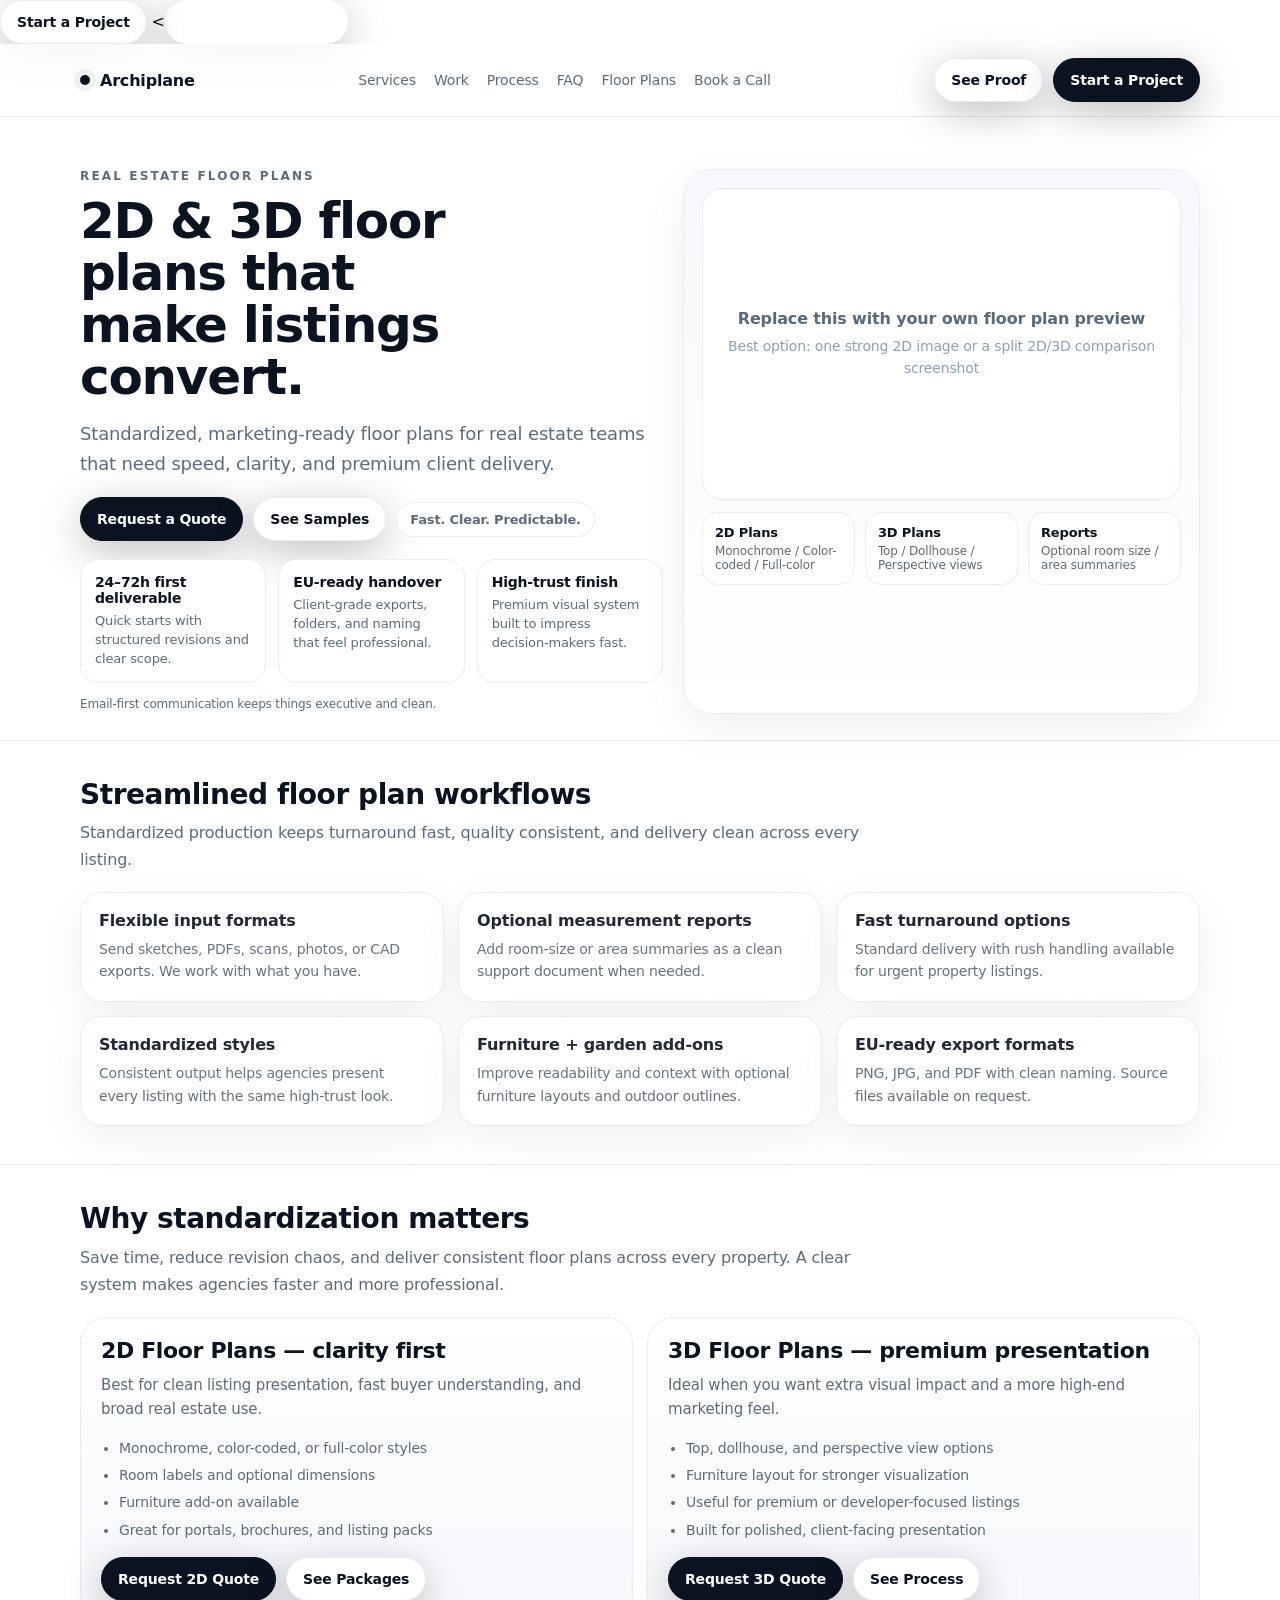
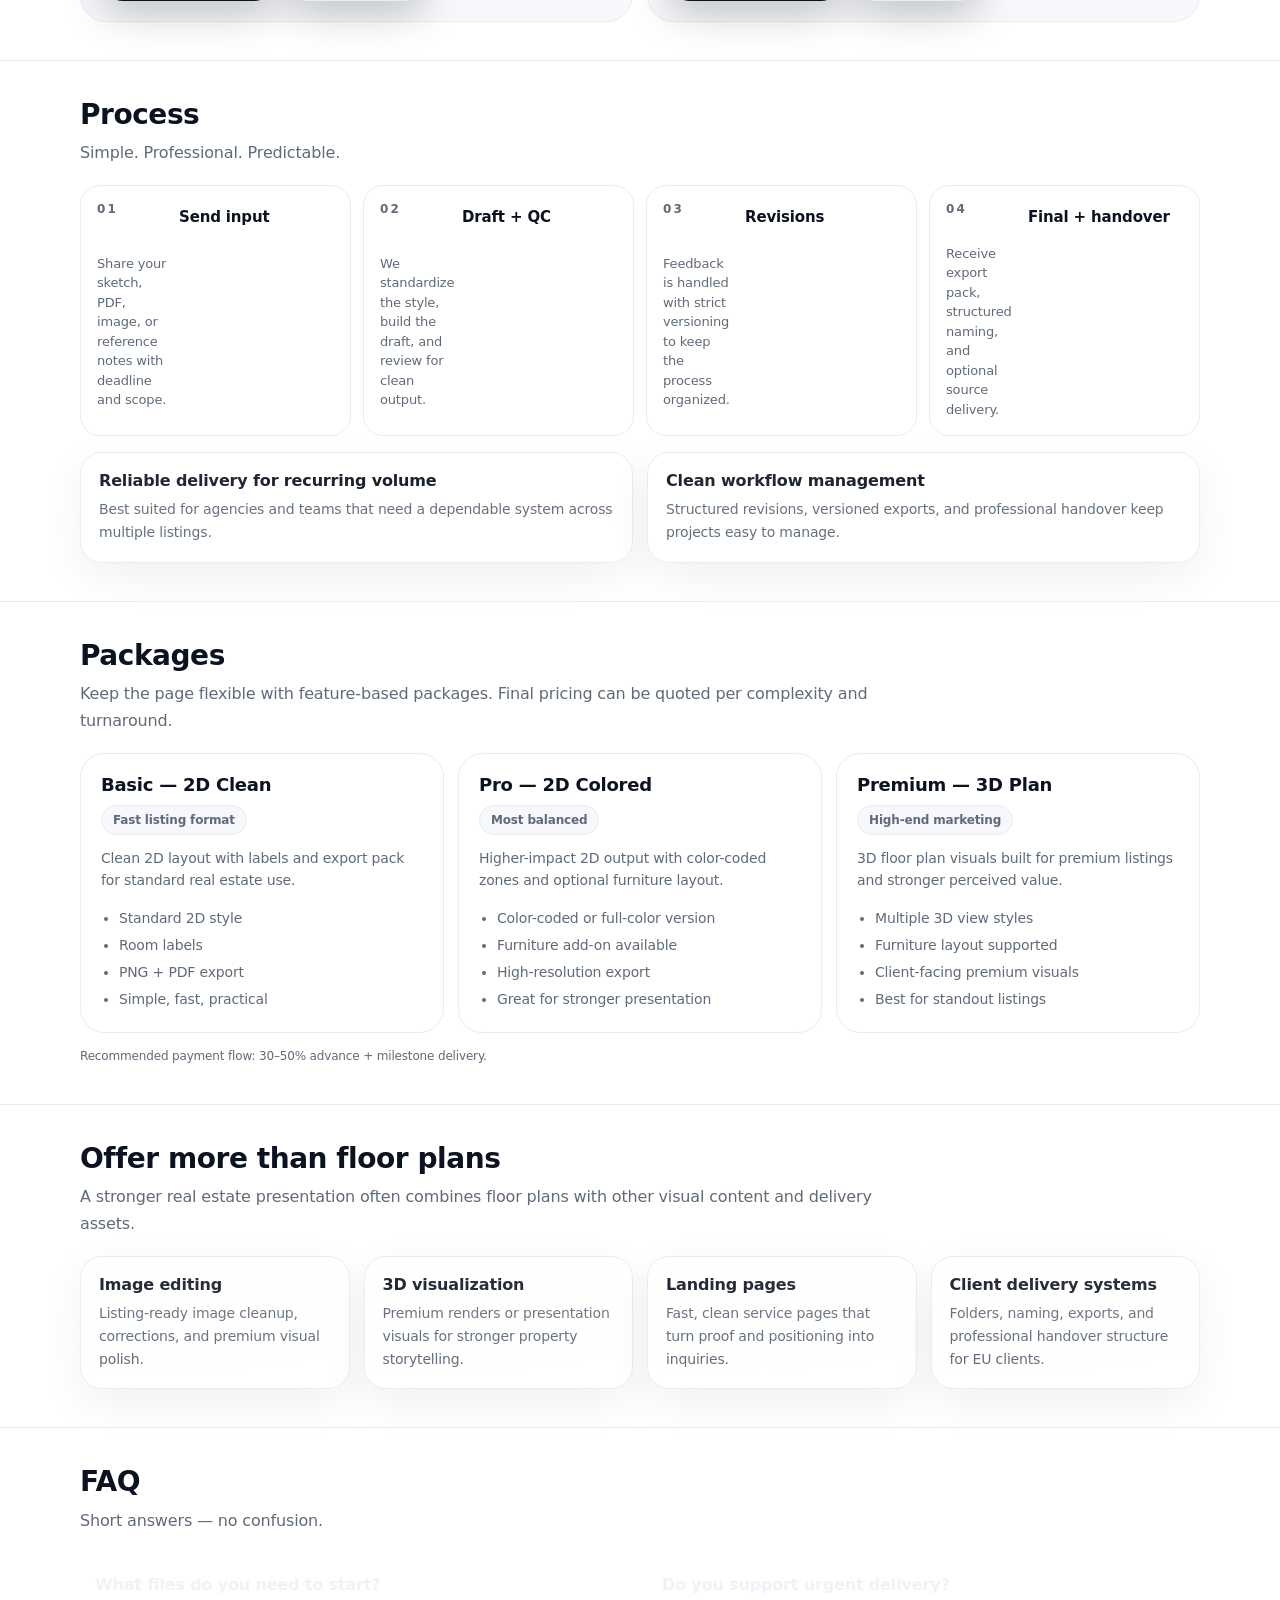
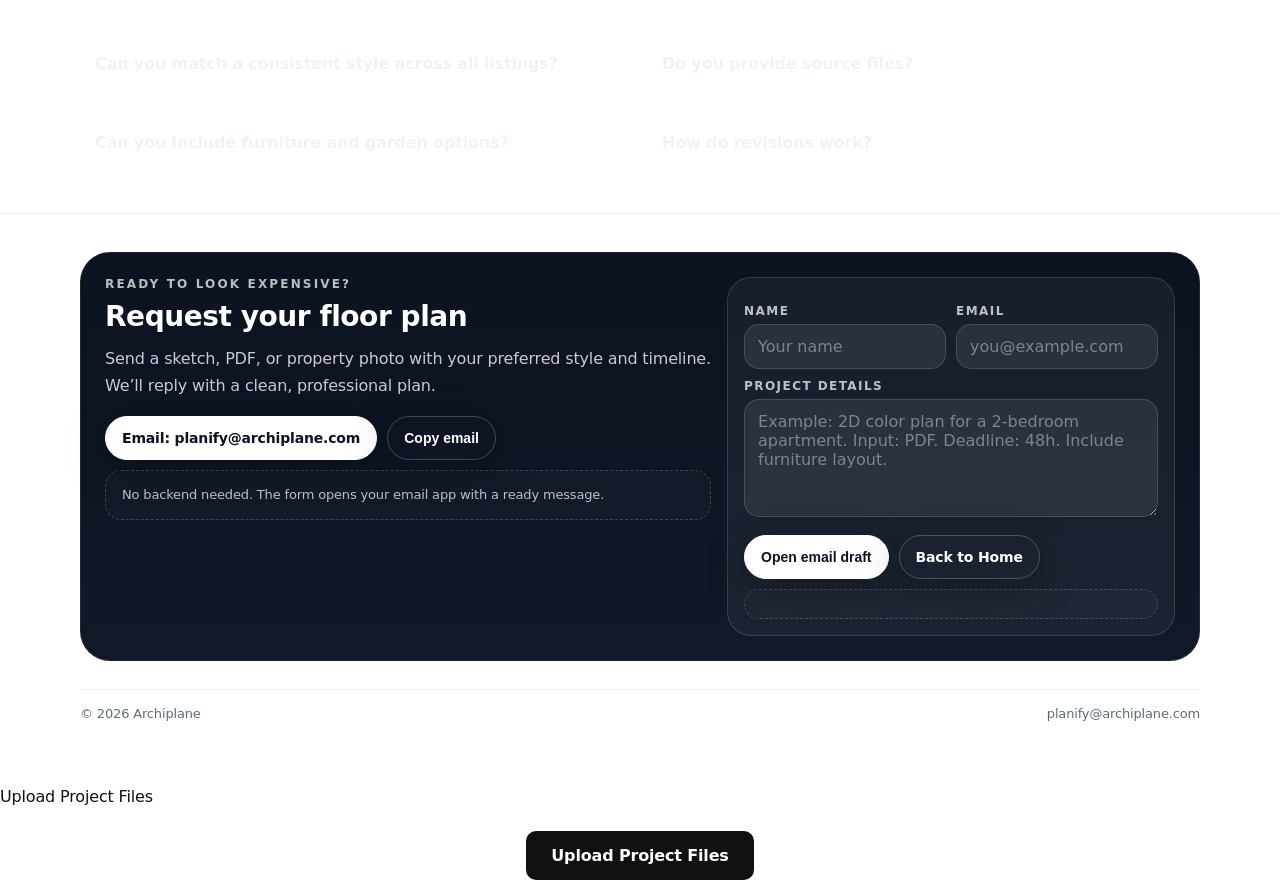
<file: floor-plans/index.html>
<!doctype html><a class="btn" href="start-your-project.html">Start a Project</a>
<<a href="/floor-plans/" class="btn ghost">
  Get Floor Plan Now
</a>
<head>
  <meta charset="utf-8" />
  <meta name="viewport" content="width=device-width, initial-scale=1" />
  <title>Floor Plans (2D & 3D) | Archiplane</title>
  <meta name="description" content="Premium 2D & 3D floor plans for real estate listings. EU-ready exports, clean handover, predictable delivery." />
  <meta name="robots" content="index,follow" />
  <link rel="canonical" href="https://www.archiplane.com/floor-plans/" />
  <link rel="stylesheet" href="/styles.css">
<script src="/script.js"></script>
  <link rel="stylesheet" href="../styles.css">
<script src="../script.js"></script>

  <meta property="og:title" content="Floor Plans (2D & 3D) | Archiplane" />
  <meta property="og:description" content="Standardized, marketing-ready floor plans for real estate teams that need speed, clarity, and premium client delivery." />
  <meta property="og:type" content="website" />
  <meta property="og:url" content="https://www.archiplane.com/floor-plans/" />
  <meta property="og:site_name" content="Archiplane" />

  <style>
    :root{
      --bg:#ffffff;
      --ink:#0b1220;
      --muted:#5f6b7a;
      --line:#e8edf3;
      --soft:#f6f8fb;
      --soft2:#f1f5f9;
      --card:#ffffff;
      --dark:#0b1220;
      --dark2:#111827;
      --shadow:0 14px 44px rgba(10,18,32,.06);
      --radius:24px;
      --radius-sm:18px;
      --max:1160px;
    }

    *{box-sizing:border-box}
    html{scroll-behavior:smooth}
    body{
      margin:0;
      background:var(--bg);
      color:var(--ink);
      font-family:ui-sans-serif, system-ui, -apple-system, Segoe UI, Roboto, Helvetica, Arial, sans-serif;
      -webkit-font-smoothing:antialiased;
      text-rendering:optimizeLegibility;
    }
    img{max-width:100%;display:block}
    a{text-decoration:none;color:inherit}
    .wrap{max-width:var(--max);margin:0 auto;padding:0 20px}

    .topbar{
      position:sticky;top:0;z-index:50;
      background:rgba(255,255,255,.82);
      backdrop-filter:blur(12px);
      border-bottom:1px solid var(--line);
    }
    .nav{
      display:flex;align-items:center;justify-content:space-between;
      gap:16px;padding:14px 0;
    }
    .brand{
      display:flex;align-items:center;gap:10px;font-weight:700;letter-spacing:-.2px;
    }
    .brand-dot{
      width:10px;height:10px;border-radius:999px;background:var(--ink);
      box-shadow:0 0 0 6px rgba(11,18,32,.06);
    }
    .menu{
      display:flex;align-items:center;gap:18px;font-size:14px;color:var(--muted);
    }
    .menu a:hover{color:var(--ink)}
    .cta-inline{display:flex;gap:10px;align-items:center}

    .btn{
      display:inline-flex;align-items:center;justify-content:center;
      min-height:44px;padding:0 16px;border-radius:999px;
      border:1px solid var(--line);background:#fff;color:var(--ink);
      font-size:14px;font-weight:700;white-space:nowrap;
      transition:.18s ease;
    }
    .btn:hover{transform:translateY(-1px);border-color:#d5dde7}
    .btn.primary{background:var(--dark);color:#fff;border-color:var(--dark)}
    .btn.primary:hover{opacity:.95}
    .btn.light{background:#fff;color:var(--ink);border-color:#fff}
    .btn.ghost{background:transparent;color:#fff;border-color:rgba(255,255,255,.22)}

    .hero{padding:52px 0 26px}
    .hero-grid{
      display:grid;grid-template-columns:1.06fr .94fr;gap:20px;align-items:stretch;
    }
    .kicker{
      font-size:12px;font-weight:800;letter-spacing:.18em;text-transform:uppercase;color:var(--muted);
    }
    h1{
      margin:12px 0 0;font-size:50px;line-height:1.04;letter-spacing:-1.25px;
      max-width:11ch;
    }
    .lead{
      margin:16px 0 0;max-width:60ch;
      font-size:18px;line-height:1.68;color:var(--muted);
    }
    .hero-actions{
      margin-top:18px;display:flex;gap:10px;flex-wrap:wrap;align-items:center;
    }
    .pill{
      display:inline-flex;align-items:center;gap:8px;
      padding:9px 13px;border-radius:999px;border:1px solid var(--line);
      background:#fff;font-size:13px;color:var(--muted);font-weight:600;
    }

    .trust{
      display:grid;grid-template-columns:repeat(3,1fr);gap:12px;margin-top:18px;
    }
    .trust-card{
      background:#fff;border:1px solid var(--line);border-radius:18px;padding:14px 14px 13px;
    }
    .trust-card b{display:block;font-size:14px;letter-spacing:-.2px}
    .trust-card span{display:block;margin-top:6px;font-size:13px;line-height:1.45;color:var(--muted)}

    .panel{
      background:linear-gradient(180deg,var(--soft),#fff);
      border:1px solid var(--line);border-radius:28px;padding:18px;
      box-shadow:var(--shadow);
    }
    .mock{
      min-height:312px;
      border:1px solid var(--line);border-radius:20px;background:#fff;
      display:flex;flex-direction:column;align-items:center;justify-content:center;
      text-align:center;padding:22px;color:#8ea0b2;
    }
    .mock b{color:#5b6a79}
    .mini-grid{
      display:grid;grid-template-columns:repeat(3,1fr);gap:10px;margin-top:12px;
    }
    .mini{
      border:1px solid var(--line);border-radius:16px;background:#fff;padding:12px;
    }
    .mini b{display:block;font-size:13px}
    .mini span{display:block;margin-top:4px;font-size:12px;color:var(--muted)}

    section{padding:38px 0;border-top:1px solid var(--line)}
    h2{
      margin:0;font-size:28px;letter-spacing:-.45px;line-height:1.12;
    }
    .sub{
      margin:10px 0 0;max-width:78ch;color:var(--muted);line-height:1.68;font-size:16px;
    }

    .grid-3{
      display:grid;grid-template-columns:repeat(3,1fr);gap:14px;margin-top:18px;
    }
    .card{
      border:1px solid var(--line);border-radius:22px;background:var(--card);padding:18px;
    }
    .card h3{
      margin:0;font-size:16px;letter-spacing:-.15px;
    }
    .card p{
      margin:8px 0 0;font-size:14px;line-height:1.62;color:var(--muted);
    }

    .split{
      display:grid;grid-template-columns:1fr 1fr;gap:14px;margin-top:18px;
    }
    .bigcard{
      border:1px solid var(--line);border-radius:26px;
      background:linear-gradient(180deg,#fff,var(--soft));
      padding:20px;
    }
    .bigcard h3{
      margin:0;font-size:22px;letter-spacing:-.35px;
    }
    .bigcard p{
      margin:10px 0 0;color:var(--muted);line-height:1.65;font-size:15px;
    }
    .list{
      margin:14px 0 0;padding-left:18px;color:var(--muted);
      line-height:1.8;font-size:14px;
    }
    .list li + li{margin-top:2px}

    .steps{
      display:grid;grid-template-columns:repeat(4,1fr);gap:12px;margin-top:18px;
    }
    .step{
      border:1px solid var(--line);border-radius:20px;background:#fff;padding:16px;
    }
    .num{
      font-size:12px;font-weight:900;letter-spacing:.18em;color:var(--muted);
    }
    .step b{display:block;margin-top:6px;font-size:15px}
    .step span{display:block;margin-top:6px;font-size:13px;line-height:1.5;color:var(--muted)}

    .workflow{
      display:grid;grid-template-columns:1fr 1fr;gap:14px;margin-top:16px;
    }

    .packages{
      display:grid;grid-template-columns:repeat(3,1fr);gap:14px;margin-top:18px;
    }
    .pkg{
      border:1px solid var(--line);border-radius:24px;background:#fff;padding:20px;
    }
    .pkg h3{margin:0;font-size:18px;letter-spacing:-.25px}
    .pkg .tag{
      display:inline-block;margin-top:10px;padding:7px 11px;border-radius:999px;
      background:var(--soft);border:1px solid var(--line);font-size:12px;font-weight:700;color:var(--muted);
    }
    .pkg p{margin:12px 0 0;color:var(--muted);font-size:14px;line-height:1.6}

    .services-grid{
      display:grid;grid-template-columns:repeat(4,1fr);gap:14px;margin-top:18px;
    }

    .faq{
      display:grid;grid-template-columns:1fr 1fr;gap:14px;margin-top:18px;
    }
    details{
      border:1px solid var(--line);border-radius:20px;background:#fff;padding:16px 16px;
    }
    summary{
      cursor:pointer;font-weight:700;list-style:none;
    }
    summary::-webkit-details-marker{display:none}
    details p{
      margin:10px 0 0;color:var(--muted);font-size:14px;line-height:1.65;
    }

    .cta-block{
      display:grid;grid-template-columns:1.15fr .85fr;gap:16px;
      background:linear-gradient(180deg,var(--dark),var(--dark2));
      color:#fff;border-radius:30px;padding:24px;border:1px solid rgba(255,255,255,.08);
    }
    .cta-block .muted{
      color:rgba(255,255,255,.78);line-height:1.72;
    }

    .form{
      border:1px solid rgba(255,255,255,.13);
      background:rgba(255,255,255,.05);
      border-radius:24px;padding:16px;
    }
    label{
      display:block;margin-top:10px;
      font-size:12px;font-weight:800;letter-spacing:.12em;text-transform:uppercase;
      color:rgba(255,255,255,.72);
    }
    input, textarea{
      width:100%;margin-top:6px;padding:12px 13px;
      border-radius:15px;border:1px solid rgba(255,255,255,.14);
      background:rgba(255,255,255,.08);color:#fff;outline:none;
      font:inherit;
    }
    textarea{min-height:118px;resize:vertical}
    .row{display:grid;grid-template-columns:1fr 1fr;gap:10px}
    .form-actions{display:flex;gap:10px;flex-wrap:wrap;margin-top:14px}
    .note{
      margin-top:10px;font-size:13px;line-height:1.55;color:rgba(255,255,255,.72);
    }

    footer{
      padding:28px 0;color:var(--muted);font-size:13px;
    }
    .foot{
      display:flex;justify-content:space-between;gap:12px;flex-wrap:wrap;
      border-top:1px solid var(--line);padding-top:16px;
    }

    .tiny{font-size:12px;color:var(--muted);line-height:1.55}
    .hide-mobile{display:block}

    @media (max-width: 980px){
      .hero-grid,.split,.workflow,.cta-block{grid-template-columns:1fr}
      .grid-3,.packages,.faq,.services-grid{grid-template-columns:1fr}
      .steps{grid-template-columns:1fr 1fr}
      .trust{grid-template-columns:1fr}
      h1{font-size:42px;max-width:none}
      .menu{display:none}
    }

    @media (max-width: 560px){
      .wrap{padding:0 16px}
      .hero{padding-top:36px}
      h1{font-size:35px;letter-spacing:-.8px}
      .lead{font-size:16px}
      .mini-grid,.row,.steps{grid-template-columns:1fr}
      .cta-inline{display:none}
      .hide-mobile{display:none}
    }
  </style>
</head>

<body>
  <header class="topbar">
    <div class="wrap">
      <div class="nav">
        <a class="brand" href="/">
          <span class="brand-dot" aria-hidden="true"></span>
          <span>Archiplane</span>
        </a>

        <nav class="menu" aria-label="Primary navigation">
          <a href="/#services">Services</a>
          <a href="/#work">Work</a>
          <a href="/#process">Process</a>
          <a href="/#faq">FAQ</a>
          <a href="/floor-plans/" aria-current="page">Floor Plans</a>
          <a href="/#contact">Book a Call</a>
        </nav>

        <div class="cta-inline">
          <a class="btn" href="/#work">See Proof</a>
          <a class="btn primary" href="#contact">Start a Project</a>
        </div>
      </div>
    </div>
  </header>

  <main>
    <!-- HERO -->
    <section class="hero" style="border-top:none">
      <div class="wrap">
        <div class="hero-grid">
          <div>
            <div class="kicker">Real Estate Floor Plans</div>
            <h1>2D &amp; 3D floor plans that make listings convert.</h1>
            <p class="lead">
              Standardized, marketing-ready floor plans for real estate teams that need speed,
              clarity, and premium client delivery.
            </p>

            <div class="hero-actions">
              <a class="btn primary" href="#contact">Request a Quote</a>
              <a class="btn" href="#samples">See Samples</a>
              <span class="pill hide-mobile">Fast. Clear. Predictable.</span>
            </div>

            <div class="trust">
              <div class="trust-card">
                <b>24–72h first deliverable</b>
                <span>Quick starts with structured revisions and clear scope.</span>
              </div>
              <div class="trust-card">
                <b>EU-ready handover</b>
                <span>Client-grade exports, folders, and naming that feel professional.</span>
              </div>
              <div class="trust-card">
                <b>High-trust finish</b>
                <span>Premium visual system built to impress decision-makers fast.</span>
              </div>
            </div>

            <div class="tiny" style="margin-top:12px;">
              Email-first communication keeps things executive and clean.
            </div>
          </div>

          <div class="panel" id="samples">
            <div class="mock">
              <b>Replace this with your own floor plan preview</b>
              <div style="margin-top:8px;font-size:14px;line-height:1.55;">
                Best option: one strong 2D image or a split 2D/3D comparison screenshot
              </div>
            </div>

            <div class="mini-grid">
              <div class="mini">
                <b>2D Plans</b>
                <span>Monochrome / Color-coded / Full-color</span>
              </div>
              <div class="mini">
                <b>3D Plans</b>
                <span>Top / Dollhouse / Perspective views</span>
              </div>
              <div class="mini">
                <b>Reports</b>
                <span>Optional room size / area summaries</span>
              </div>
            </div>
          </div>
        </div>
      </div>
    </section>

    <!-- FEATURE GRID -->
    <section>
      <div class="wrap">
        <h2>Streamlined floor plan workflows</h2>
        <p class="sub">
          Standardized production keeps turnaround fast, quality consistent, and delivery clean
          across every listing.
        </p>

        <div class="grid-3">
          <div class="card">
            <h3>Flexible input formats</h3>
            <p>Send sketches, PDFs, scans, photos, or CAD exports. We work with what you have.</p>
          </div>
          <div class="card">
            <h3>Optional measurement reports</h3>
            <p>Add room-size or area summaries as a clean support document when needed.</p>
          </div>
          <div class="card">
            <h3>Fast turnaround options</h3>
            <p>Standard delivery with rush handling available for urgent property listings.</p>
          </div>
          <div class="card">
            <h3>Standardized styles</h3>
            <p>Consistent output helps agencies present every listing with the same high-trust look.</p>
          </div>
          <div class="card">
            <h3>Furniture + garden add-ons</h3>
            <p>Improve readability and context with optional furniture layouts and outdoor outlines.</p>
          </div>
          <div class="card">
            <h3>EU-ready export formats</h3>
            <p>PNG, JPG, and PDF with clean naming. Source files available on request.</p>
          </div>
        </div>
      </div>
    </section>

    <!-- STANDARDIZATION -->
    <section>
      <div class="wrap">
        <h2>Why standardization matters</h2>
        <p class="sub">
          Save time, reduce revision chaos, and deliver consistent floor plans across every property.
          A clear system makes agencies faster and more professional.
        </p>

        <div class="split">
          <div class="bigcard">
            <h3>2D Floor Plans — clarity first</h3>
            <p>
              Best for clean listing presentation, fast buyer understanding, and broad real estate use.
            </p>
            <ul class="list">
              <li>Monochrome, color-coded, or full-color styles</li>
              <li>Room labels and optional dimensions</li>
              <li>Furniture add-on available</li>
              <li>Great for portals, brochures, and listing packs</li>
            </ul>
            <div style="margin-top:14px;display:flex;gap:10px;flex-wrap:wrap;">
              <a class="btn primary" href="#contact">Request 2D Quote</a>
              <a class="btn" href="#packages">See Packages</a>
            </div>
          </div>

          <div class="bigcard">
            <h3>3D Floor Plans — premium presentation</h3>
            <p>
              Ideal when you want extra visual impact and a more high-end marketing feel.
            </p>
            <ul class="list">
              <li>Top, dollhouse, and perspective view options</li>
              <li>Furniture layout for stronger visualization</li>
              <li>Useful for premium or developer-focused listings</li>
              <li>Built for polished, client-facing presentation</li>
            </ul>
            <div style="margin-top:14px;display:flex;gap:10px;flex-wrap:wrap;">
              <a class="btn primary" href="#contact">Request 3D Quote</a>
              <a class="btn" href="#process-flow">See Process</a>
            </div>
          </div>
        </div>
      </div>
    </section>

    <!-- PROCESS -->
    <section id="process-flow">
      <div class="wrap">
        <h2>Process</h2>
        <p class="sub">Simple. Professional. Predictable.</p>

        <div class="steps">
          <div class="step">
            <div class="num">01</div>
            <b>Send input</b>
            <span>Share your sketch, PDF, image, or reference notes with deadline and scope.</span>
          </div>
          <div class="step">
            <div class="num">02</div>
            <b>Draft + QC</b>
            <span>We standardize the style, build the draft, and review for clean output.</span>
          </div>
          <div class="step">
            <div class="num">03</div>
            <b>Revisions</b>
            <span>Feedback is handled with strict versioning to keep the process organized.</span>
          </div>
          <div class="step">
            <div class="num">04</div>
            <b>Final + handover</b>
            <span>Receive export pack, structured naming, and optional source delivery.</span>
          </div>
        </div>

        <div class="workflow">
          <div class="card">
            <h3>Reliable delivery for recurring volume</h3>
            <p>
              Best suited for agencies and teams that need a dependable system across multiple listings.
            </p>
          </div>
          <div class="card">
            <h3>Clean workflow management</h3>
            <p>
              Structured revisions, versioned exports, and professional handover keep projects easy to manage.
            </p>
          </div>
        </div>
      </div>
    </section>

    <!-- PACKAGES -->
    <section id="packages">
      <div class="wrap">
        <h2>Packages</h2>
        <p class="sub">
          Keep the page flexible with feature-based packages. Final pricing can be quoted per complexity and turnaround.
        </p>

        <div class="packages">
          <div class="pkg">
            <h3>Basic — 2D Clean</h3>
            <span class="tag">Fast listing format</span>
            <p>Clean 2D layout with labels and export pack for standard real estate use.</p>
            <ul class="list">
              <li>Standard 2D style</li>
              <li>Room labels</li>
              <li>PNG + PDF export</li>
              <li>Simple, fast, practical</li>
            </ul>
          </div>

          <div class="pkg">
            <h3>Pro — 2D Colored</h3>
            <span class="tag">Most balanced</span>
            <p>Higher-impact 2D output with color-coded zones and optional furniture layout.</p>
            <ul class="list">
              <li>Color-coded or full-color version</li>
              <li>Furniture add-on available</li>
              <li>High-resolution export</li>
              <li>Great for stronger presentation</li>
            </ul>
          </div>

          <div class="pkg">
            <h3>Premium — 3D Plan</h3>
            <span class="tag">High-end marketing</span>
            <p>3D floor plan visuals built for premium listings and stronger perceived value.</p>
            <ul class="list">
              <li>Multiple 3D view styles</li>
              <li>Furniture layout supported</li>
              <li>Client-facing premium visuals</li>
              <li>Best for standout listings</li>
            </ul>
          </div>
        </div>

        <div class="tiny" style="margin-top:14px;">
          Recommended payment flow: 30–50% advance + milestone delivery.
        </div>
      </div>
    </section>

    <!-- RELATED SERVICES -->
    <section>
      <div class="wrap">
        <h2>Offer more than floor plans</h2>
        <p class="sub">
          A stronger real estate presentation often combines floor plans with other visual content and delivery assets.
        </p>

        <div class="services-grid">
          <div class="card">
            <h3>Image editing</h3>
            <p>Listing-ready image cleanup, corrections, and premium visual polish.</p>
          </div>
          <div class="card">
            <h3>3D visualization</h3>
            <p>Premium renders or presentation visuals for stronger property storytelling.</p>
          </div>
          <div class="card">
            <h3>Landing pages</h3>
            <p>Fast, clean service pages that turn proof and positioning into inquiries.</p>
          </div>
          <div class="card">
            <h3>Client delivery systems</h3>
            <p>Folders, naming, exports, and professional handover structure for EU clients.</p>
          </div>
        </div>
      </div>
    </section>

    <!-- FAQ -->
    <section>
      <div class="wrap">
        <h2>FAQ</h2>
        <p class="sub">Short answers — no confusion.</p>

        <div class="faq">
          <details>
            <summary>What files do you need to start?</summary>
            <p>A sketch, photo, PDF, scan, or CAD export is enough. Add notes for style, deadline, and any special requirements.</p>
          </details>

          <details>
            <summary>Do you support urgent delivery?</summary>
            <p>Yes. Share the deadline first, and we’ll confirm whether rush delivery fits the project scope.</p>
          </details>

          <details>
            <summary>Can you match a consistent style across all listings?</summary>
            <p>Yes. Standardization is one of the main advantages — especially for agencies or recurring clients.</p>
          </details>

          <details>
            <summary>Do you provide source files?</summary>
            <p>Standard delivery is client-ready export. Source files can be included when requested in advance.</p>
          </details>

          <details>
            <summary>Can you include furniture and garden options?</summary>
            <p>Yes. These can be added when needed to improve readability and overall presentation.</p>
          </details>

          <details>
            <summary>How do revisions work?</summary>
            <p>We keep revisions organized with clear versioning, so feedback stays easy to track and final delivery stays clean.</p>
          </details>
        </div>
      </div>
    </section>

    <!-- CTA -->
    <section id="contact">
      <div class="wrap">
        <div class="cta-block">
          <div>
            <div class="kicker" style="color:rgba(255,255,255,.72)">Ready to look expensive?</div>
            <h2 style="margin-top:10px;color:#fff;">Request your floor plan</h2>
            <p class="muted" style="margin-top:12px;">
              Send a sketch, PDF, or property photo with your preferred style and timeline.
              We’ll reply with a clean, professional plan.
            </p>

            <div style="margin-top:14px;display:flex;gap:10px;flex-wrap:wrap;">
              <a class="btn light" href="mailto:planify@archiplane.com">Email: planify@archiplane.com</a>
              <button class="btn ghost" id="copyEmailBtn" type="button">Copy email</button>
            </div>

            <div class="note">
              No backend needed. The form opens your email app with a ready message.
            </div>
          </div>

          <div class="form">
            <form id="mailForm">
              <div class="row">
                <div>
                  <label for="name">Name</label>
                  <input id="name" name="name" type="text" placeholder="Your name" autocomplete="name" />
                </div>
                <div>
                  <label for="email">Email</label>
                  <input id="email" name="email" type="email" placeholder="you@example.com" autocomplete="email" />
                </div>
              </div>

              <label for="details">Project details</label>
              <textarea id="details" name="details" placeholder="Example: 2D color plan for a 2-bedroom apartment. Input: PDF. Deadline: 48h. Include furniture layout."></textarea>

              <div class="form-actions">
                <button class="btn light" type="submit">Open email draft</button>
                <a class="btn ghost" href="/">Back to Home</a>
              </div>

              <div class="note" id="status" aria-live="polite"></div>
            </form>
          </div>
        </div>

        <footer>
          <div class="foot">
            <div>© <span id="year"></span> Archiplane</div>
            <div><a href="mailto:planify@archiplane.com">planify@archiplane.com</a></div>
          </div>
        </footer>
      </div>
    </section>
  </main>

  <script>
    document.getElementById("year").textContent = new Date().getFullYear();

    const emailAddr = "planify@archiplane.com";
    const copyBtn = document.getElementById("copyEmailBtn");
    const status = document.getElementById("status");

    copyBtn.addEventListener("click", async () => {
      try {
        await navigator.clipboard.writeText(emailAddr);
        copyBtn.textContent = "Copied ✓";
        status.textContent = "Email copied.";
        setTimeout(() => {
          copyBtn.textContent = "Copy email";
          status.textContent = "";
        }, 1600);
      } catch (e) {
        status.textContent = "Copy failed. Use: " + emailAddr;
      }
    });

    const form = document.getElementById("mailForm");
    form.addEventListener("submit", (e) => {
      e.preventDefault();

      const name = (document.getElementById("name").value || "").trim();
      const email = (document.getElementById("email").value || "").trim();
      const details = (document.getElementById("details").value || "").trim();

      const subject = "Floor Plan Request (2D/3D) — Archiplane";
      const body = [
        "Hello Archiplane,",
        "",
        "I would like a quote for a floor plan project.",
        "",
        "Name: " + (name || "—"),
        "Email: " + (email || "—"),
        "",
        "Project details:",
        (details || "—"),
        "",
        "Thank you."
      ].join("\\n");

      const mailto = "mailto:" + encodeURIComponent(emailAddr)
        + "?subject=" + encodeURIComponent(subject)
        + "&body=" + encodeURIComponent(body);

      status.textContent = "Opening your email draft…";
      window.location.href = mailto;

      setTimeout(() => { status.textContent = ""; }, 2200);
    });
  </script>
</body><a href="https://www.dropbox.com/request/T0SrACTL0qi2OZcAbfT6" target="_blank">
Upload Project Files
</a>
</html><div style="text-align:center;margin:40px;">
<a href="https://www.dropbox.com/request/T0SrACTL0qi2OZcAbfT6"
style="background:#111;color:#fff;padding:15px 25px;border-radius:10px;text-decoration:none;font-weight:bold;"
target="_blank">
Upload Project Files
</a>
</div>
</file>
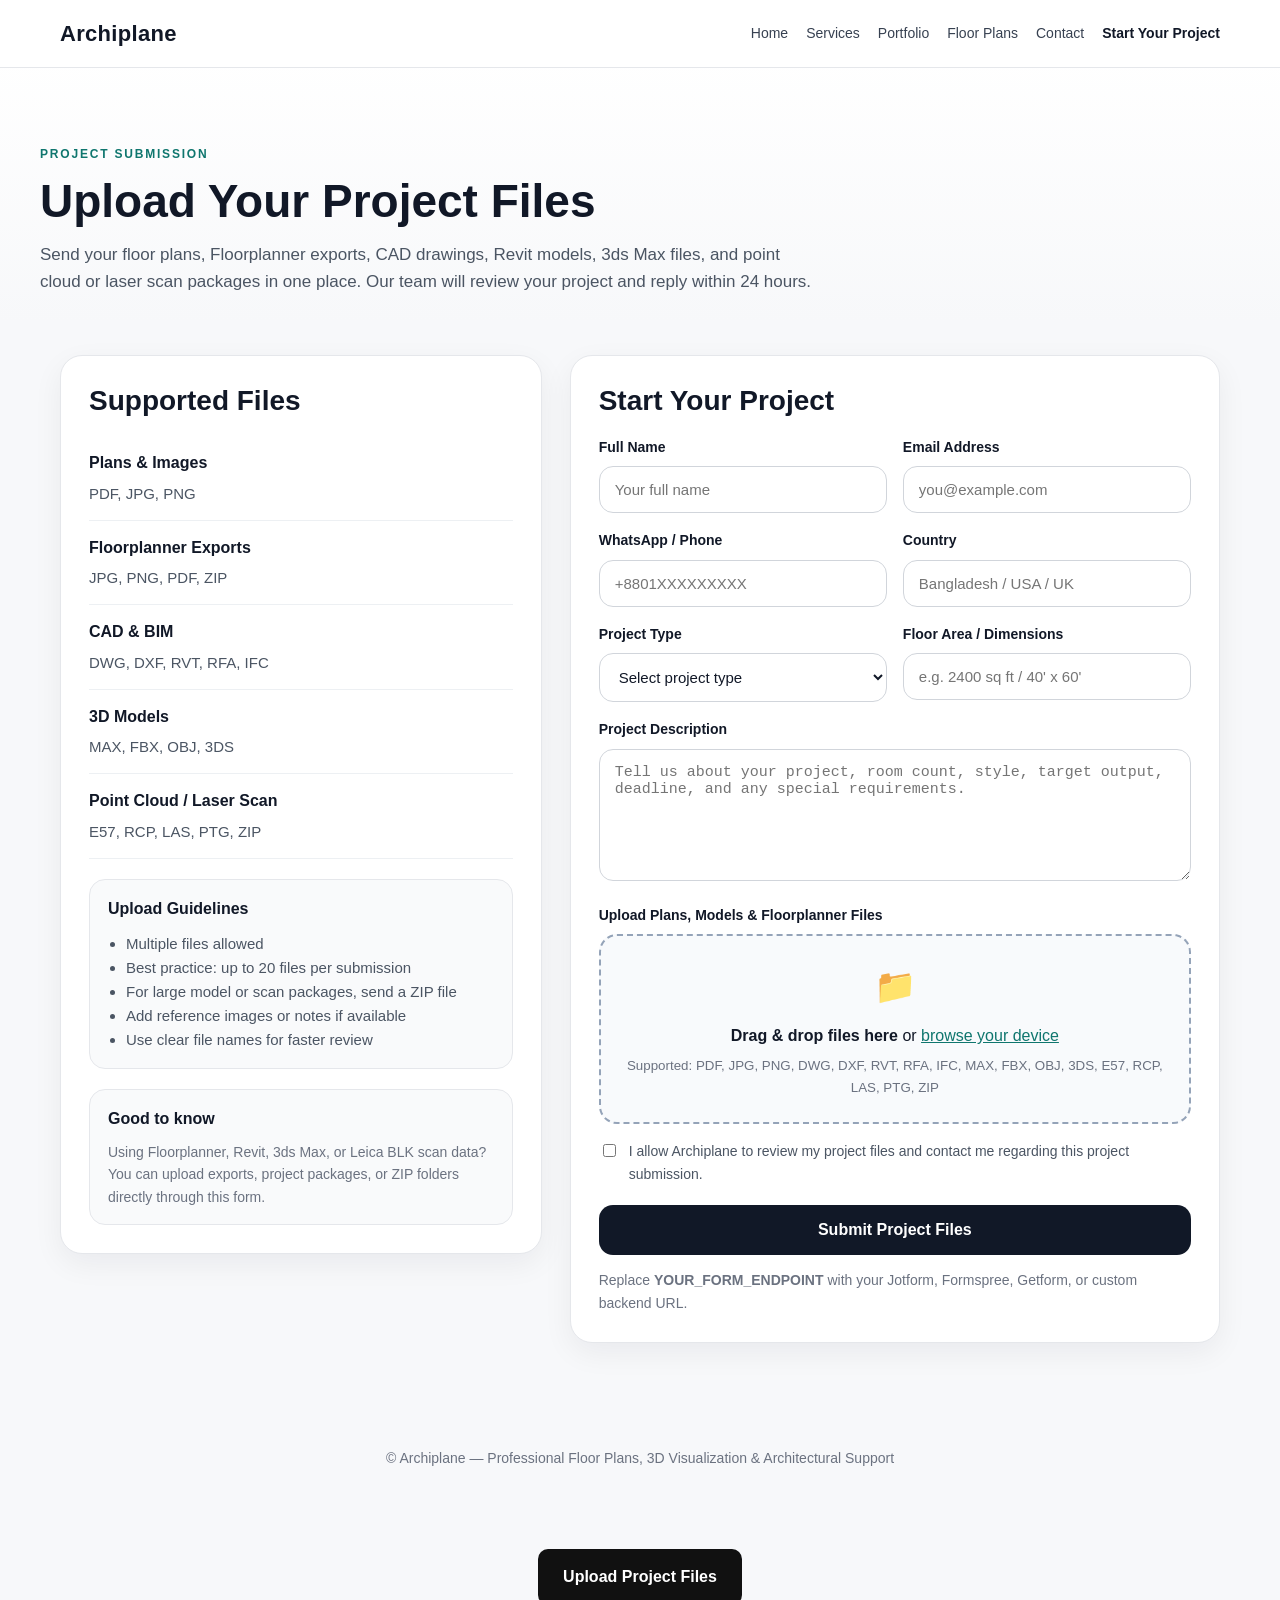
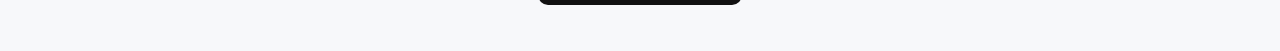
<file: start-your-project.html>
<!DOCTYPE html>
<html lang="en">
<head>
  <meta charset="UTF-8" />
  <meta name="viewport" content="width=device-width, initial-scale=1.0" />
  <title>Start Your Project | Archiplane</title>
  <meta name="description" content="Upload floor plans, Floorplanner exports, CAD drawings, Revit models, 3ds Max files, and point cloud scan packages to Archiplane." />
  <style>
    * { box-sizing: border-box; }

    body {
      margin: 0;
      font-family: Arial, Helvetica, sans-serif;
      background: #f7f8fa;
      color: #111827;
      line-height: 1.6;
    }

    a { text-decoration: none; color: inherit; }

    .topbar {
      background: #ffffff;
      border-bottom: 1px solid #e5e7eb;
      position: sticky;
      top: 0;
      z-index: 50;
    }

    .nav {
      max-width: 1200px;
      margin: 0 auto;
      padding: 16px 20px;
      display: flex;
      justify-content: space-between;
      align-items: center;
    }

    .brand {
      font-size: 22px;
      font-weight: 700;
      letter-spacing: 0.3px;
    }

    .nav-links {
      display: flex;
      gap: 18px;
      flex-wrap: wrap;
    }

    .nav-links a {
      font-size: 14px;
      color: #374151;
    }

    .nav-links a.active {
      color: #111827;
      font-weight: 700;
    }

    .hero {
      padding: 72px 20px 28px;
      background:
        linear-gradient(180deg, rgba(255,255,255,0.96), rgba(247,248,250,0.98));
    }

    .hero-wrap {
      max-width: 1200px;
      margin: 0 auto;
    }

    .eyebrow {
      display: inline-block;
      margin-bottom: 12px;
      font-size: 12px;
      font-weight: 700;
      text-transform: uppercase;
      letter-spacing: 1.8px;
      color: #0f766e;
    }

    h1 {
      margin: 0 0 14px;
      font-size: 46px;
      line-height: 1.1;
    }

    .hero p {
      max-width: 780px;
      margin: 0;
      font-size: 17px;
      color: #4b5563;
    }

    .main {
      max-width: 1200px;
      margin: 0 auto;
      padding: 32px 20px 80px;
    }

    .grid {
      display: grid;
      grid-template-columns: 1fr 1.35fr;
      gap: 28px;
      align-items: start;
    }

    .card {
      background: #ffffff;
      border: 1px solid #e5e7eb;
      border-radius: 22px;
      padding: 28px;
      box-shadow: 0 10px 30px rgba(17, 24, 39, 0.06);
    }

    .card h2 {
      margin: 0 0 18px;
      font-size: 28px;
      line-height: 1.2;
    }

    .small-muted {
      color: #6b7280;
      font-size: 14px;
    }

    .support-block {
      padding: 14px 0;
      border-bottom: 1px solid #edf0f3;
    }

    .support-block:last-child {
      border-bottom: none;
    }

    .support-block h3 {
      margin: 0 0 6px;
      font-size: 16px;
    }

    .support-block p {
      margin: 0;
      color: #4b5563;
      font-size: 15px;
    }

    .highlight-box {
      margin-top: 20px;
      padding: 16px 18px;
      border-radius: 16px;
      background: #f9fafb;
      border: 1px solid #e5e7eb;
    }

    .highlight-box h3 {
      margin: 0 0 10px;
      font-size: 16px;
    }

    .highlight-box ul {
      margin: 0;
      padding-left: 18px;
      color: #4b5563;
      font-size: 15px;
    }

    .form-row {
      display: grid;
      grid-template-columns: 1fr 1fr;
      gap: 16px;
    }

    .field {
      margin-bottom: 16px;
    }

    .field label {
      display: block;
      margin-bottom: 8px;
      font-size: 14px;
      font-weight: 700;
      color: #111827;
    }

    .field input,
    .field select,
    .field textarea {
      width: 100%;
      padding: 14px 15px;
      border: 1px solid #d1d5db;
      border-radius: 14px;
      background: #ffffff;
      font-size: 15px;
      color: #111827;
      outline: none;
      transition: border-color 0.2s ease, box-shadow 0.2s ease;
    }

    .field input:focus,
    .field select:focus,
    .field textarea:focus {
      border-color: #0f766e;
      box-shadow: 0 0 0 3px rgba(15, 118, 110, 0.12);
    }

    .drop-zone {
      position: relative;
      min-height: 190px;
      border: 2px dashed #94a3b8;
      border-radius: 18px;
      background: #f8fafc;
      display: flex;
      align-items: center;
      justify-content: center;
      text-align: center;
      padding: 22px;
      transition: 0.2s ease;
      overflow: hidden;
    }

    .drop-zone.dragover {
      border-color: #0f766e;
      background: #ecfeff;
    }

    .drop-zone input[type="file"] {
      position: absolute;
      inset: 0;
      width: 100%;
      height: 100%;
      opacity: 0;
      cursor: pointer;
    }

    .drop-content {
      pointer-events: none;
    }

    .drop-icon {
      font-size: 34px;
      margin-bottom: 10px;
    }

    .drop-content p {
      margin: 0 0 6px;
      font-size: 16px;
      color: #111827;
    }

    .drop-content span {
      color: #0f766e;
      text-decoration: underline;
    }

    .drop-content small {
      color: #6b7280;
      display: block;
      line-height: 1.7;
    }

    .file-list {
      list-style: none;
      padding: 0;
      margin: 14px 0 0;
    }

    .file-list li {
      margin-bottom: 8px;
      padding: 10px 12px;
      border-radius: 12px;
      border: 1px solid #e5e7eb;
      background: #f9fafb;
      font-size: 14px;
      color: #374151;
      word-break: break-word;
    }

    .consent {
      display: flex;
      gap: 10px;
      align-items: flex-start;
      margin: 14px 0 20px;
    }

    .consent input {
      margin-top: 4px;
    }

    .consent label {
      font-size: 14px;
      color: #4b5563;
    }

    .submit-btn {
      width: 100%;
      padding: 16px 18px;
      border: none;
      border-radius: 14px;
      background: #111827;
      color: #ffffff;
      font-size: 16px;
      font-weight: 700;
      cursor: pointer;
      transition: 0.2s ease;
    }

    .submit-btn:hover {
      background: #0b1220;
      transform: translateY(-1px);
    }

    .bottom-note {
      margin-top: 14px;
      font-size: 14px;
      color: #6b7280;
    }

    .footer {
      padding: 24px 20px 40px;
      text-align: center;
      color: #6b7280;
      font-size: 14px;
    }

    @media (max-width: 980px) {
      h1 { font-size: 36px; }
      .grid { grid-template-columns: 1fr; }
      .form-row { grid-template-columns: 1fr; }
      .nav { gap: 14px; flex-direction: column; align-items: flex-start; }
    }
  </style>
</head>
<body>

  <div class="topbar">
    <div class="nav">
      <div class="brand">Archiplane</div>
      <div class="nav-links">
        <a href="/">Home</a>
        <a href="/services/">Services</a>
        <a href="/portfolio/">Portfolio</a>
        <a href="/floor-plans/">Floor Plans</a>
        <a href="/contact/">Contact</a>
        <a href="/start-your-project.html" class="active">Start Your Project</a>
      </div>
    </div>
  </div>

  <section class="hero">
    <div class="hero-wrap">
      <span class="eyebrow">Project Submission</span>
      <h1>Upload Your Project Files</h1>
      <p>
        Send your floor plans, Floorplanner exports, CAD drawings, Revit models,
        3ds Max files, and point cloud or laser scan packages in one place.
        Our team will review your project and reply within 24 hours.
      </p>
    </div>
  </section>

  <main class="main">
    <div class="grid">

      <div class="card">
        <h2>Supported Files</h2>

        <div class="support-block">
          <h3>Plans & Images</h3>
          <p>PDF, JPG, PNG</p>
        </div>

        <div class="support-block">
          <h3>Floorplanner Exports</h3>
          <p>JPG, PNG, PDF, ZIP</p>
        </div>

        <div class="support-block">
          <h3>CAD & BIM</h3>
          <p>DWG, DXF, RVT, RFA, IFC</p>
        </div>

        <div class="support-block">
          <h3>3D Models</h3>
          <p>MAX, FBX, OBJ, 3DS</p>
        </div>

        <div class="support-block">
          <h3>Point Cloud / Laser Scan</h3>
          <p>E57, RCP, LAS, PTG, ZIP</p>
        </div>

        <div class="highlight-box">
          <h3>Upload Guidelines</h3>
          <ul>
            <li>Multiple files allowed</li>
            <li>Best practice: up to 20 files per submission</li>
            <li>For large model or scan packages, send a ZIP file</li>
            <li>Add reference images or notes if available</li>
            <li>Use clear file names for faster review</li>
          </ul>
        </div>

        <div class="highlight-box">
          <h3>Good to know</h3>
          <div class="small-muted">
            Using Floorplanner, Revit, 3ds Max, or Leica BLK scan data? You can upload
            exports, project packages, or ZIP folders directly through this form.
          </div>
        </div>
      </div>

      <div class="card">
        <h2>Start Your Project</h2>

        <form id="projectUploadForm" action="YOUR_FORM_ENDPOINT" method="POST" enctype="multipart/form-data">
          <div class="form-row">
            <div class="field">
              <label for="fullName">Full Name</label>
              <input type="text" id="fullName" name="full_name" placeholder="Your full name" required />
            </div>

            <div class="field">
              <label for="email">Email Address</label>
              <input type="email" id="email" name="email" placeholder="you@example.com" required />
            </div>
          </div>

          <div class="form-row">
            <div class="field">
              <label for="phone">WhatsApp / Phone</label>
              <input type="text" id="phone" name="phone" placeholder="+8801XXXXXXXXX" />
            </div>

            <div class="field">
              <label for="country">Country</label>
              <input type="text" id="country" name="country" placeholder="Bangladesh / USA / UK" />
            </div>
          </div>

          <div class="form-row">
            <div class="field">
              <label for="projectType">Project Type</label>
              <select id="projectType" name="project_type" required>
                <option value="">Select project type</option>
                <option>2D Floor Plan</option>
                <option>3D Floor Plan</option>
                <option>Interior Layout</option>
                <option>Exterior Visualization</option>
                <option>Real Estate Visualization</option>
                <option>BIM / Revit Project</option>
                <option>Floorplanner Conversion</option>
                <option>Point Cloud / Scan to Model</option>
                <option>Commercial Project</option>
                <option>Residential Project</option>
              </select>
            </div>

            <div class="field">
              <label for="floorArea">Floor Area / Dimensions</label>
              <input type="text" id="floorArea" name="floor_area" placeholder="e.g. 2400 sq ft / 40' x 60'" />
            </div>
          </div>

          <div class="field">
            <label for="message">Project Description</label>
            <textarea id="message" name="message" rows="6" placeholder="Tell us about your project, room count, style, target output, deadline, and any special requirements."></textarea>
          </div>

          <div class="field">
            <label for="projectFiles">Upload Plans, Models & Floorplanner Files</label>

            <div id="dropZone" class="drop-zone">
              <input
                type="file"
                id="projectFiles"
                name="project_files[]"
                multiple
                accept=".pdf,.jpg,.jpeg,.png,.dwg,.dxf,.rvt,.rfa,.ifc,.max,.fbx,.obj,.3ds,.e57,.rcp,.las,.ptg,.zip"
              />
              <div class="drop-content">
                <div class="drop-icon">📁</div>
                <p><strong>Drag & drop files here</strong> or <span>browse your device</span></p>
                <small>
                  Supported: PDF, JPG, PNG, DWG, DXF, RVT, RFA, IFC, MAX, FBX, OBJ, 3DS, E57, RCP, LAS, PTG, ZIP
                </small>
              </div>
            </div>

            <ul id="fileList" class="file-list"></ul>
          </div>

          <div class="consent">
            <input type="checkbox" id="consent" required />
            <label for="consent">
              I allow Archiplane to review my project files and contact me regarding this project submission.
            </label>
          </div>

          <button type="submit" class="submit-btn">Submit Project Files</button>

          <div class="bottom-note">
            Replace <strong>YOUR_FORM_ENDPOINT</strong> with your Jotform, Formspree, Getform, or custom backend URL.
          </div>
        </form>
      </div>

    </div>
  </main>

  <div class="footer">
    © Archiplane — Professional Floor Plans, 3D Visualization & Architectural Support
  </div>

  <script>
    (function () {
      const fileInput = document.getElementById("projectFiles");
      const fileList = document.getElementById("fileList");
      const dropZone = document.getElementById("dropZone");

      function formatFileSize(bytes) {
        if (bytes < 1024) return bytes + " B";
        if (bytes < 1024 * 1024) return (bytes / 1024).toFixed(1) + " KB";
        if (bytes < 1024 * 1024 * 1024) return (bytes / (1024 * 1024)).toFixed(1) + " MB";
        return (bytes / (1024 * 1024 * 1024)).toFixed(1) + " GB";
      }

      function renderFiles(files) {
        fileList.innerHTML = "";
        if (!files.length) return;

        Array.from(files).forEach((file) => {
          const li = document.createElement("li");
          li.textContent = file.name + " (" + formatFileSize(file.size) + ")";
          fileList.appendChild(li);
        });
      }

      fileInput.addEventListener("change", function () {
        renderFiles(this.files);
      });

      ["dragenter", "dragover"].forEach((eventName) => {
        dropZone.addEventListener(eventName, function (e) {
          e.preventDefault();
          e.stopPropagation();
          dropZone.classList.add("dragover");
        });
      });

      ["dragleave", "drop"].forEach((eventName) => {
        dropZone.addEventListener(eventName, function (e) {
          e.preventDefault();
          e.stopPropagation();
          dropZone.classList.remove("dragover");
        });
      });

      dropZone.addEventListener("drop", function (e) {
        const files = e.dataTransfer.files;
        fileInput.files = files;
        renderFiles(files);
      });
    })();
  </script>

</body>
</html><div style="text-align:center;margin:40px 0;">
  <a href="https://www.dropbox.com/request/T0SrACTL0qi2OZcAbfT6"
     target="_blank"
     rel="noopener noreferrer"
     style="display:inline-block;background:#111;color:#fff;padding:15px 25px;border-radius:10px;text-decoration:none;font-weight:bold;">
    Upload Project Files
  </a>
</div>
</file>
<file: styles.css>
/* Archiplane — premium static landing (Cloudflare Pages ready)
   Simple, fast, and easy to customize. */.btn.ghost {
  background: transparent;
  border: 1px solid #000;
  color: #000;
}

:root{
  --bg: #07080b;
  --bg2:#0b0d12;
  --card:#0f121a;
  --muted:#a8b0c0;
  --text:#eef1f7;
  --line: rgba(255,255,255,.10);
  --line2: rgba(255,255,255,.07);
  --shadow: 0 18px 60px rgba(0,0,0,.55);
  --radius: 18px;
  --radius2: 26px;
  --pad: clamp(18px, 2vw, 26px);
  --max: 1120px;
}

*{box-sizing:border-box}
html,body{height:100%}
body{
  margin:0;
  font-family: Inter, system-ui, -apple-system, Segoe UI, Roboto, Arial, sans-serif;
  background: radial-gradient(1100px 700px at 30% -10%, rgba(255,255,255,.08), transparent 60%),
              radial-gradient(900px 600px at 90% 10%, rgba(255,255,255,.05), transparent 60%),
              linear-gradient(180deg, var(--bg), var(--bg2));
  color: var(--text);
  letter-spacing: -0.01em;
}

a{color:inherit; text-decoration:none}
.container{width:min(var(--max), calc(100% - 40px)); margin:0 auto}

.skip{
  position:absolute; left:-999px; top:8px;
  background:#fff; color:#000; padding:10px 12px; border-radius:12px;
}
.skip:focus{left:12px; z-index:999}

.header{
  position:sticky; top:0; z-index:50;
  backdrop-filter: blur(14px);
  background: rgba(7,8,11,.55);
  border-bottom: 1px solid var(--line2);
}
.nav{display:flex; align-items:center; justify-content:space-between; padding:14px 0}
.brand{display:flex; align-items:center; gap:10px}
.brand__mark{width:26px; height:26px}
.brand__name{font-weight:700; letter-spacing:-0.03em}
.brand__tag{
  font-size:12px; color:var(--muted);
  border:1px solid var(--line2);
  padding:6px 10px; border-radius:999px;
  margin-left:8px;
}

.nav__links{display:flex; align-items:center; gap:18px}
.nav__links a{color:var(--muted); font-weight:500}
.nav__links a:hover{color:var(--text)}
.nav__toggle{
  display:none;
  background:transparent; border:0; padding:10px; cursor:pointer;
}
.nav__toggle span{
  display:block; width:22px; height:2px; background:rgba(255,255,255,.75);
  margin:5px 0; border-radius:2px;
}

.btn{
  display:inline-flex; align-items:center; justify-content:center;
  padding:14px 18px;
  border-radius: 14px;
  border:1px solid rgba(255,255,255,.16);
  background: rgba(255,255,255,.08);
  box-shadow: 0 10px 40px rgba(0,0,0,.25);
  font-weight:600;
  transition: transform .15s ease, background .15s ease, border-color .15s ease;
}
.btn:hover{transform: translateY(-1px); background: rgba(255,255,255,.12); border-color: rgba(255,255,255,.22)}
.btn:active{transform: translateY(0)}

.btn--ghost{
  background: transparent;
  border-color: rgba(255,255,255,.16);
}
.btn--small{padding:10px 12px; border-radius: 12px}
.btn--wide{width:100%}

.hero{padding:56px 0 26px}
.hero__grid{
  display:grid;
  grid-template-columns: 1.1fr .9fr;
  gap: 26px;
  align-items:stretch;
}

.pill{
  display:inline-flex; align-items:center; gap:10px;
  border: 1px solid var(--line2);
  background: rgba(255,255,255,.04);
  padding: 10px 12px;
  border-radius: 999px;
  color: var(--muted);
  font-weight: 600;
  font-size: 13px;
}
.dot{
  width:10px; height:10px; border-radius:99px;
  background: rgba(255,255,255,.75);
  box-shadow: 0 0 24px rgba(255,255,255,.55);
}

h1{
  font-size: clamp(34px, 4.2vw, 56px);
  line-height:1.03;
  margin: 16px 0 12px;
  letter-spacing:-0.05em;
}
.glow{
  position:relative;
  background: linear-gradient(90deg, rgba(255,255,255,.95), rgba(255,255,255,.55));
  -webkit-background-clip:text;
  background-clip:text;
  color: transparent;
}
.lead{color: rgba(238,241,247,.82); font-size: 16.5px; line-height:1.6; max-width: 60ch}

.hero__cta{display:flex; gap:12px; margin: 18px 0 18px; flex-wrap:wrap}

.hero__meta{
  display:grid;
  grid-template-columns: repeat(3, 1fr);
  gap: 12px;
  margin-top: 18px;
}
.meta{
  border: 1px solid var(--line2);
  background: rgba(255,255,255,.03);
  border-radius: 16px;
  padding: 12px 12px;
}
.meta__kpi{font-weight:800; letter-spacing:-0.04em}
.meta__label{color:var(--muted); font-size:12px; margin-top: 4px}

.hero__card{position:relative}
.card{
  border: 1px solid rgba(255,255,255,.14);
  background: rgba(15,18,26,.66);
  border-radius: var(--radius2);
  padding: var(--pad);
  box-shadow: var(--shadow);
  position:relative;
  overflow:hidden;
}
.card:before{
  content:"";
  position:absolute; inset:-1px;
  background: radial-gradient(600px 200px at 20% 0%, rgba(255,255,255,.12), transparent 60%),
              radial-gradient(400px 200px at 90% 20%, rgba(255,255,255,.08), transparent 60%);
  pointer-events:none;
}

.card__top{display:flex; align-items:center; justify-content:space-between; gap:12px; position:relative}
.status{
  display:inline-flex; align-items:center; gap:10px;
  color: rgba(238,241,247,.85);
  font-weight:600;
}
.status__dot{
  width:10px; height:10px; border-radius:99px;
  background: rgba(255,255,255,.8);
  box-shadow: 0 0 24px rgba(255,255,255,.55);
}
.chip{
  font-size:12px;
  color: var(--muted);
  border:1px solid var(--line2);
  padding: 8px 10px;
  border-radius: 999px;
  background: rgba(255,255,255,.03);
}

.card__mid{
  margin: 18px 0;
  display:grid;
  grid-template-columns: 1fr 1fr;
  gap: 12px;
  position:relative;
}
.spec{
  border: 1px solid var(--line2);
  background: rgba(255,255,255,.02);
  border-radius: 16px;
  padding: 12px 12px;
}
.spec__label{color:var(--muted); font-size:12px}
.spec__value{font-weight:700; margin-top: 6px; letter-spacing:-0.02em}

.card__bottom{position:relative}
.hint{color:var(--muted); font-size:12px; line-height:1.5; margin:10px 0 0}

.bg-orb{
  position:absolute;
  border-radius: 999px;
  filter: blur(26px);
  opacity: .55;
  pointer-events:none;
}
.orb-1{width:240px; height:240px; left:-60px; bottom:-90px; background: rgba(255,255,255,.16)}
.orb-2{width:220px; height:220px; right:-70px; top:-80px; background: rgba(255,255,255,.10)}

.logos{padding: 6px 0 26px}
.logos__title{color:var(--muted); font-size:13px; margin:0 0 12px}
.logos__row{display:flex; gap:10px; flex-wrap:wrap}
.logo-pill{
  border:1px solid var(--line2);
  background: rgba(255,255,255,.03);
  padding: 10px 12px;
  border-radius: 999px;
  color: rgba(238,241,247,.84);
  font-weight:600;
  font-size:13px;
}

.section{padding: 54px 0}
.section--alt{
  background: linear-gradient(180deg, transparent, rgba(255,255,255,.03), transparent);
  border-top: 1px solid var(--line2);
  border-bottom: 1px solid var(--line2);
}
.section__head{display:flex; justify-content:space-between; align-items:flex-end; gap:16px; margin-bottom: 18px; flex-wrap:wrap}
.section__head h2{margin:0; font-size: 28px; letter-spacing:-0.04em}
.section__head p{margin:0; color:var(--muted); max-width: 66ch; line-height:1.6}

.grid3{
  display:grid;
  grid-template-columns: repeat(3, 1fr);
  gap: 14px;
}

.tile, .work{
  border: 1px solid var(--line2);
  background: rgba(255,255,255,.02);
  border-radius: var(--radius);
  padding: 18px 18px;
}
.tile h3{margin:0 0 8px; letter-spacing:-0.03em}
.tile p{margin:0 0 12px; color: rgba(238,241,247,.80); line-height:1.6}
.tile ul{margin:0; padding-left: 18px; color: var(--muted); line-height:1.7}
.tile li{margin: 6px 0}

.work{padding:0; overflow:hidden}
.work__thumb{
  padding: 18px 18px;
  min-height: 160px;
  background:
    radial-gradient(460px 180px at 30% 0%, rgba(255,255,255,.08), transparent 60%),
    radial-gradient(380px 180px at 90% 40%, rgba(255,255,255,.06), transparent 60%),
    linear-gradient(180deg, rgba(255,255,255,.03), rgba(255,255,255,.01));
}
.work__badge{
  display:inline-flex;
  font-size: 12px;
  border:1px solid var(--line2);
  padding: 7px 10px;
  border-radius: 999px;
  color: var(--muted);
  background: rgba(255,255,255,.03);
}
.work__title{margin-top: 12px; font-size: 18px; font-weight: 800; letter-spacing:-0.03em}
.work__desc{margin-top: 6px; color: rgba(238,241,247,.80); line-height: 1.55}
.work__meta{
  display:flex; justify-content:space-between; gap:12px;
  padding: 14px 18px;
  border-top: 1px solid var(--line2);
  color: var(--muted);
  font-size: 13px;
}

.note{
  margin-top: 14px;
  border: 1px dashed rgba(255,255,255,.18);
  border-radius: 16px;
  padding: 14px 16px;
  color: rgba(238,241,247,.85);
  background: rgba(255,255,255,.02);
}
.note strong{color: var(--text)}

.steps{display:grid; gap: 12px}
.step{
  display:grid;
  grid-template-columns: 70px 1fr;
  gap: 12px;
  border: 1px solid var(--line2);
  background: rgba(255,255,255,.02);
  border-radius: var(--radius);
  padding: 16px 16px;
}
.step__n{
  font-weight: 900;
  font-size: 20px;
  letter-spacing:-0.06em;
  color: rgba(238,241,247,.88);
  border-right: 1px solid var(--line2);
  padding-right: 14px;
}
.step__body h3{margin:0 0 6px}
.step__body p{margin:0; color: var(--muted); line-height:1.6}

.faq details{
  border:1px solid var(--line2);
  border-radius: 16px;
  padding: 12px 14px;
  background: rgba(255,255,255,.02);
  margin: 10px 0;
}
.faq summary{
  cursor:pointer;
  font-weight:700;
  color: rgba(238,241,247,.92);
}
.faq p{margin: 10px 0 0; color: var(--muted); line-height:1.6}

.contact{padding: 64px 0}
.contact__grid{
  display:grid;
  grid-template-columns: 1.05fr .95fr;
  gap: 16px;
  align-items:start;
}
.contact__actions{display:flex; gap: 12px; flex-wrap:wrap; margin-top: 14px}

.form{
  border: 1px solid rgba(255,255,255,.14);
  background: rgba(15,18,26,.60);
  border-radius: var(--radius2);
  padding: 18px 18px;
}
.form__row{display:grid; grid-template-columns: 1fr 1fr; gap: 12px}
label{display:grid; gap: 8px; color: rgba(238,241,247,.88); font-weight:600; font-size: 13px}
input, textarea{
  width:100%;
  padding: 12px 12px;
  border-radius: 14px;
  border: 1px solid var(--line2);
  background: rgba(255,255,255,.03);
  color: var(--text);
  outline: none;
}
input::placeholder, textarea::placeholder{color: rgba(168,176,192,.65)}
input:focus, textarea:focus{border-color: rgba(255,255,255,.24); background: rgba(255,255,255,.04)}
.form__hint{margin: 10px 0 0; color: var(--muted); font-size: 12px; line-height:1.5}

.footer{
  border-top: 1px solid var(--line2);
  padding: 26px 0 34px;
}
.footer__grid{
  display:grid;
  grid-template-columns: 1.3fr 1fr 1fr;
  gap: 14px;
  align-items:start;
}
.brand--footer .brand__tag{display:none}
.footer__links{display:grid; gap:10px}
.footer__links a{color: var(--muted)}
.footer__links a:hover{color: var(--text)}
.footer__meta{display:grid; gap:8px; justify-items:end}
.muted{color: var(--muted)}

.toast{
  position:fixed;
  left:50%; bottom: 20px;
  transform: translateX(-50%);
  border:1px solid var(--line2);
  background: rgba(0,0,0,.65);
  color: rgba(238,241,247,.92);
  padding: 10px 14px;
  border-radius: 999px;
  backdrop-filter: blur(10px);
  box-shadow: 0 14px 40px rgba(0,0,0,.45);
}

@media (max-width: 920px){
  .hero__grid{grid-template-columns: 1fr; }
  .contact__grid{grid-template-columns: 1fr}
  .grid3{grid-template-columns: 1fr}
  .footer__grid{grid-template-columns: 1fr}
  .footer__meta{justify-items:start}
  .hero__meta{grid-template-columns: 1fr; }
  .card__mid{grid-template-columns: 1fr}
}

@media (max-width: 760px){
  .nav__toggle{display:block}
  .nav__links{
    position:absolute;
    left:0; right:0;
    top: 60px;
    background: rgba(7,8,11,.92);
    border-bottom: 1px solid var(--line2);
    padding: 14px 20px;
    display:none;
    flex-direction:column;
    align-items:flex-start;
    gap: 12px;
  }
  .nav__links.is-open{display:flex}
  .brand__tag{display:none}
  .form__row{grid-template-columns: 1fr}
}<a href="/floor-plans/" class="btn ghost">Get Floor Plan Now</a>
</file>
